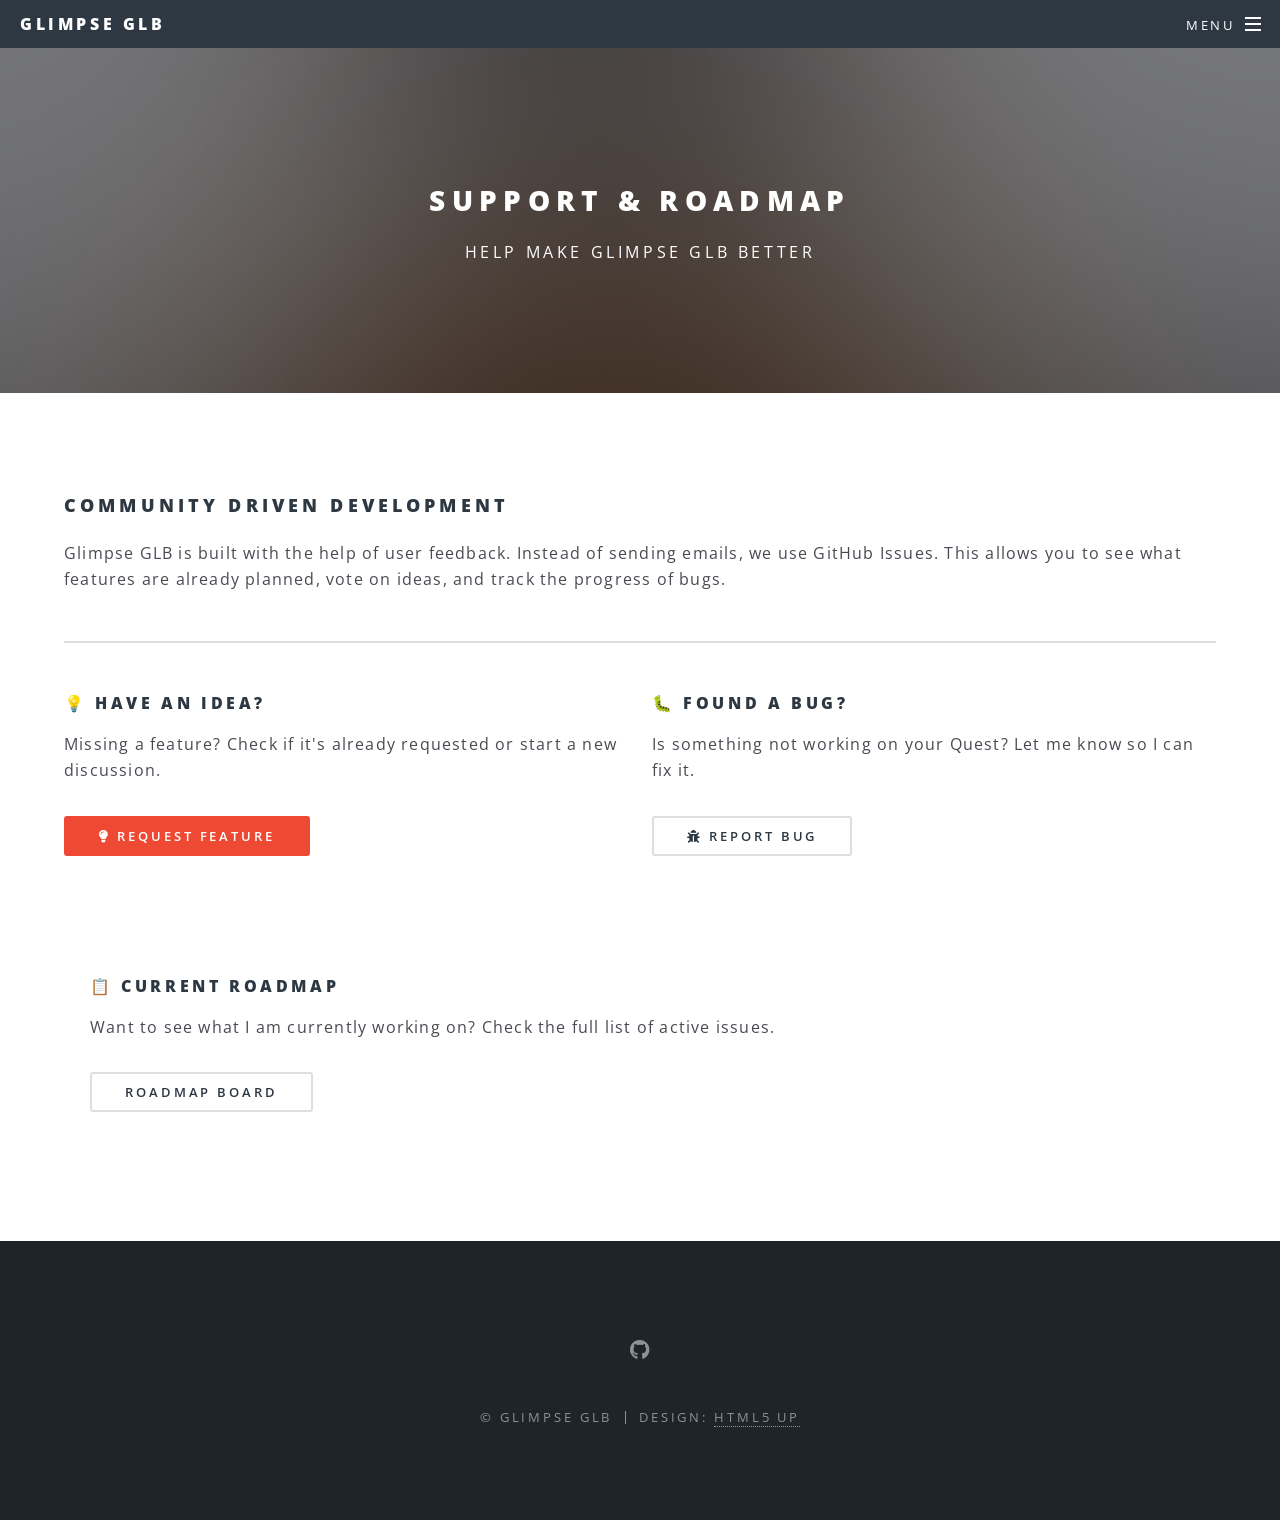
<file: contact.html>
<!DOCTYPE HTML>
<html>
	<head>
		<title>Support & Features - Glimpse GLB</title>
		<meta charset="utf-8" />
		<meta name="viewport" content="width=device-width, initial-scale=1, user-scalable=no" />
		<link rel="stylesheet" href="assets/css/main.css" />
		<noscript><link rel="stylesheet" href="assets/css/noscript.css" /></noscript>
	</head>
	<body class="is-preload">

		<div id="page-wrapper">

				<header id="header">
						<h1><a href="index.html">Glimpse GLB</a></h1>
						<nav id="nav">
							<ul>
								<li class="special">
									<a href="#menu" class="menuToggle"><span>Menu</span></a>
									<div id="menu">
										<ul>
											<li><a href="index.html">Home</a></li>
											<li><a href="contact.html">Support & Features</a></li>
										</ul>
									</div>
								</li>
							</ul>
						</nav>
					</header>

				<article id="main">
						<header>
							<h2>Support & Roadmap</h2>
							<p>Help make Glimpse GLB better</p>
						</header>
						<section class="wrapper style5">
							<div class="inner">

								<h3>Community Driven Development</h3>
								<p>Glimpse GLB is built with the help of user feedback. Instead of sending emails, we use GitHub Issues. This allows you to see what features are already planned, vote on ideas, and track the progress of bugs.</p>

								<hr />

								<div class="row">
									<div class="col-6 col-12-medium">
										<h4>💡 Have an idea?</h4>
										<p>Missing a feature? Check if it's already requested or start a new discussion.</p>
										<ul class="actions">
											<li><a href="https://github.com/patrickgoud2/Glimpse-glb/issues/new?template=feature_request.md" target="_blank" class="button primary fit icon solid fa-lightbulb">Request Feature</a></li>
										</ul>
									</div>

									<div class="col-6 col-12-medium">
										<h4>🐛 Found a bug?</h4>
										<p>Is something not working on your Quest? Let me know so I can fix it.</p>
										<ul class="actions">
											<li><a href="https://github.com/patrickgoud2/Glimpse-glb/issues/new?template=bug_report.md" target="_blank" class="button fit icon solid fa-bug">Report Bug</a></li>
										</ul>
									</div>
								</div>

                                <br><br>
                                
                                <div class="box">
                                    <h4>📋 Current Roadmap</h4>
                                    <p>Want to see what I am currently working on? Check the full list of active issues.</p>
                                    <a href="https://github.com/users/patrickgoud2/projects/1" target="_blank" class="button small">Roadmap Board</a>
                                </div>

							</div>
						</section>
					</article>

				<footer id="footer">
						<ul class="icons">
							<li><a href="#" class="icon brands fa-github"><span class="label">GitHub</span></a></li>
						</ul>
						<ul class="copyright">
							<li>&copy; Glimpse GLB</li><li>Design: <a href="http://html5up.net">HTML5 UP</a></li>
						</ul>
					</footer>

			</div>

		<script src="assets/js/jquery.min.js"></script>
			<script src="assets/js/jquery.scrollex.min.js"></script>
			<script src="assets/js/jquery.scrolly.min.js"></script>
			<script src="assets/js/browser.min.js"></script>
			<script src="assets/js/breakpoints.min.js"></script>
			<script src="assets/js/util.js"></script>
			<script src="assets/js/main.js"></script>

	</body>
</html>
</file>
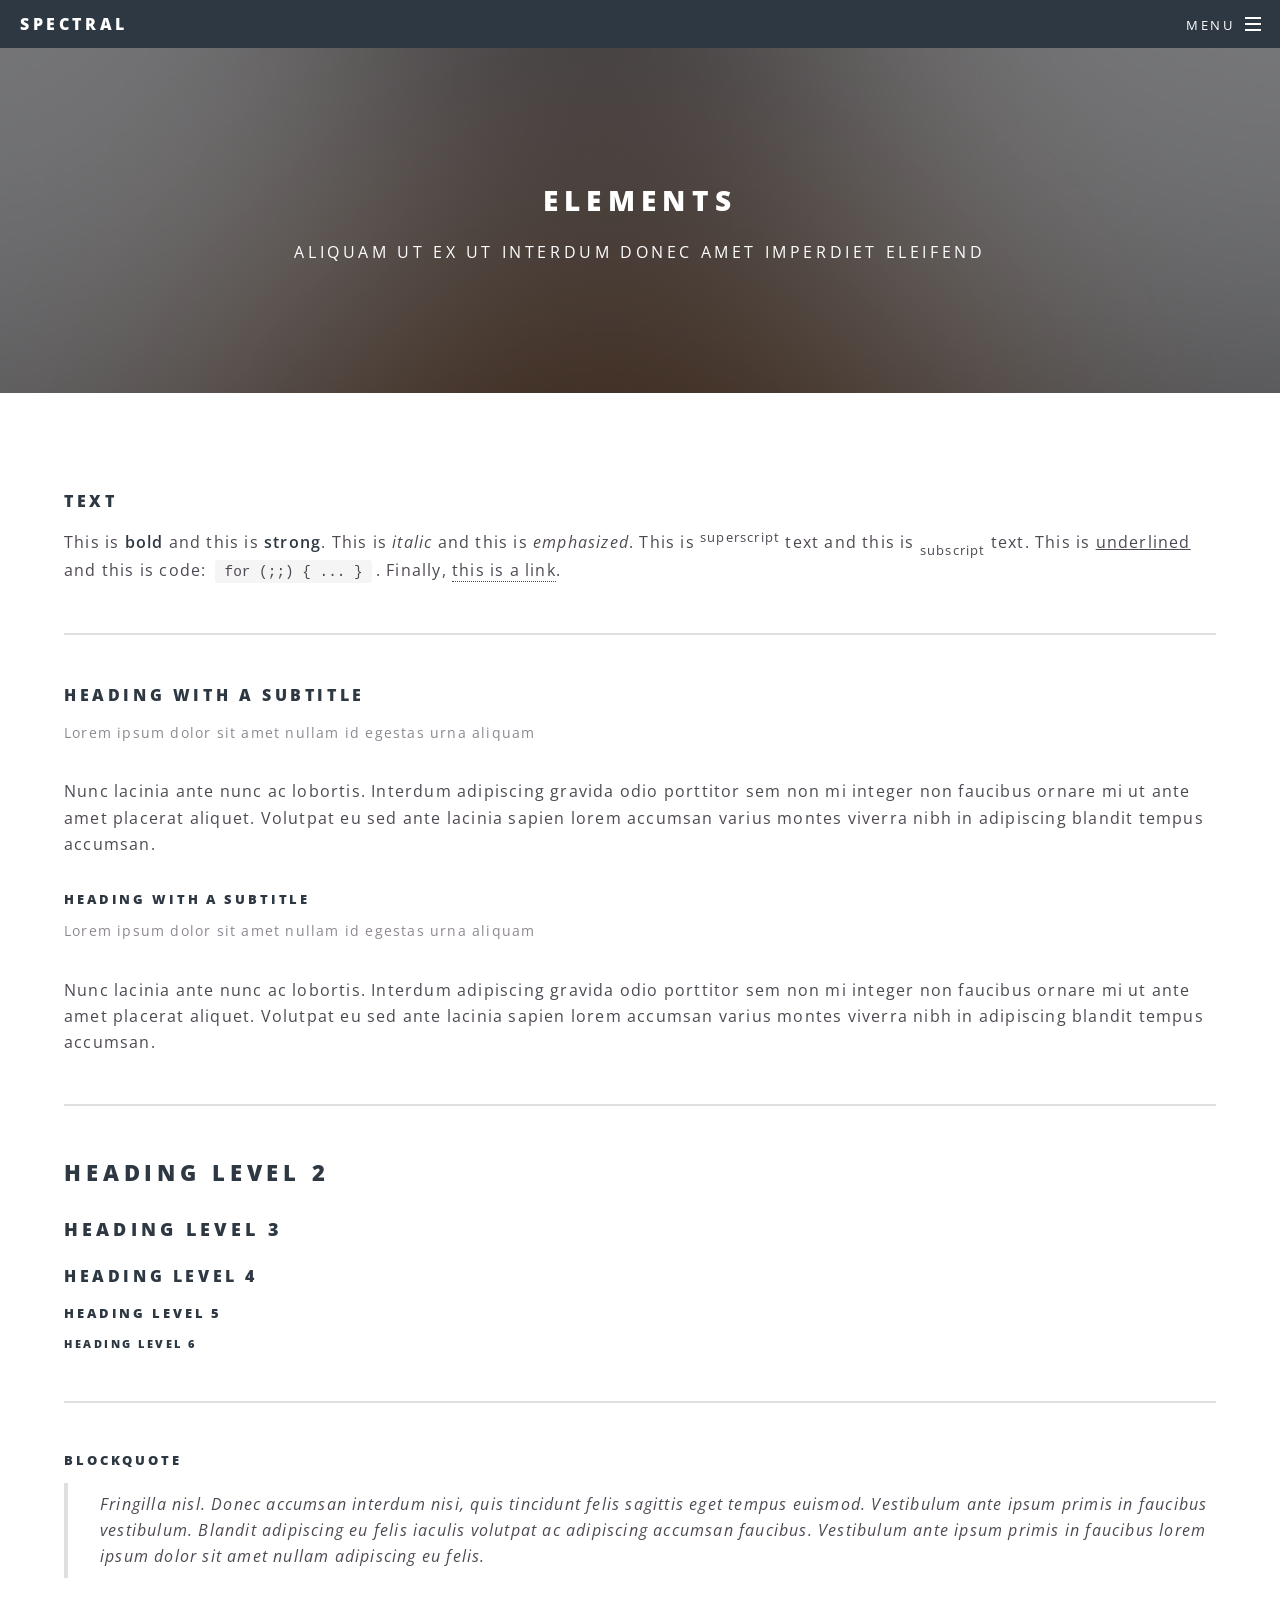
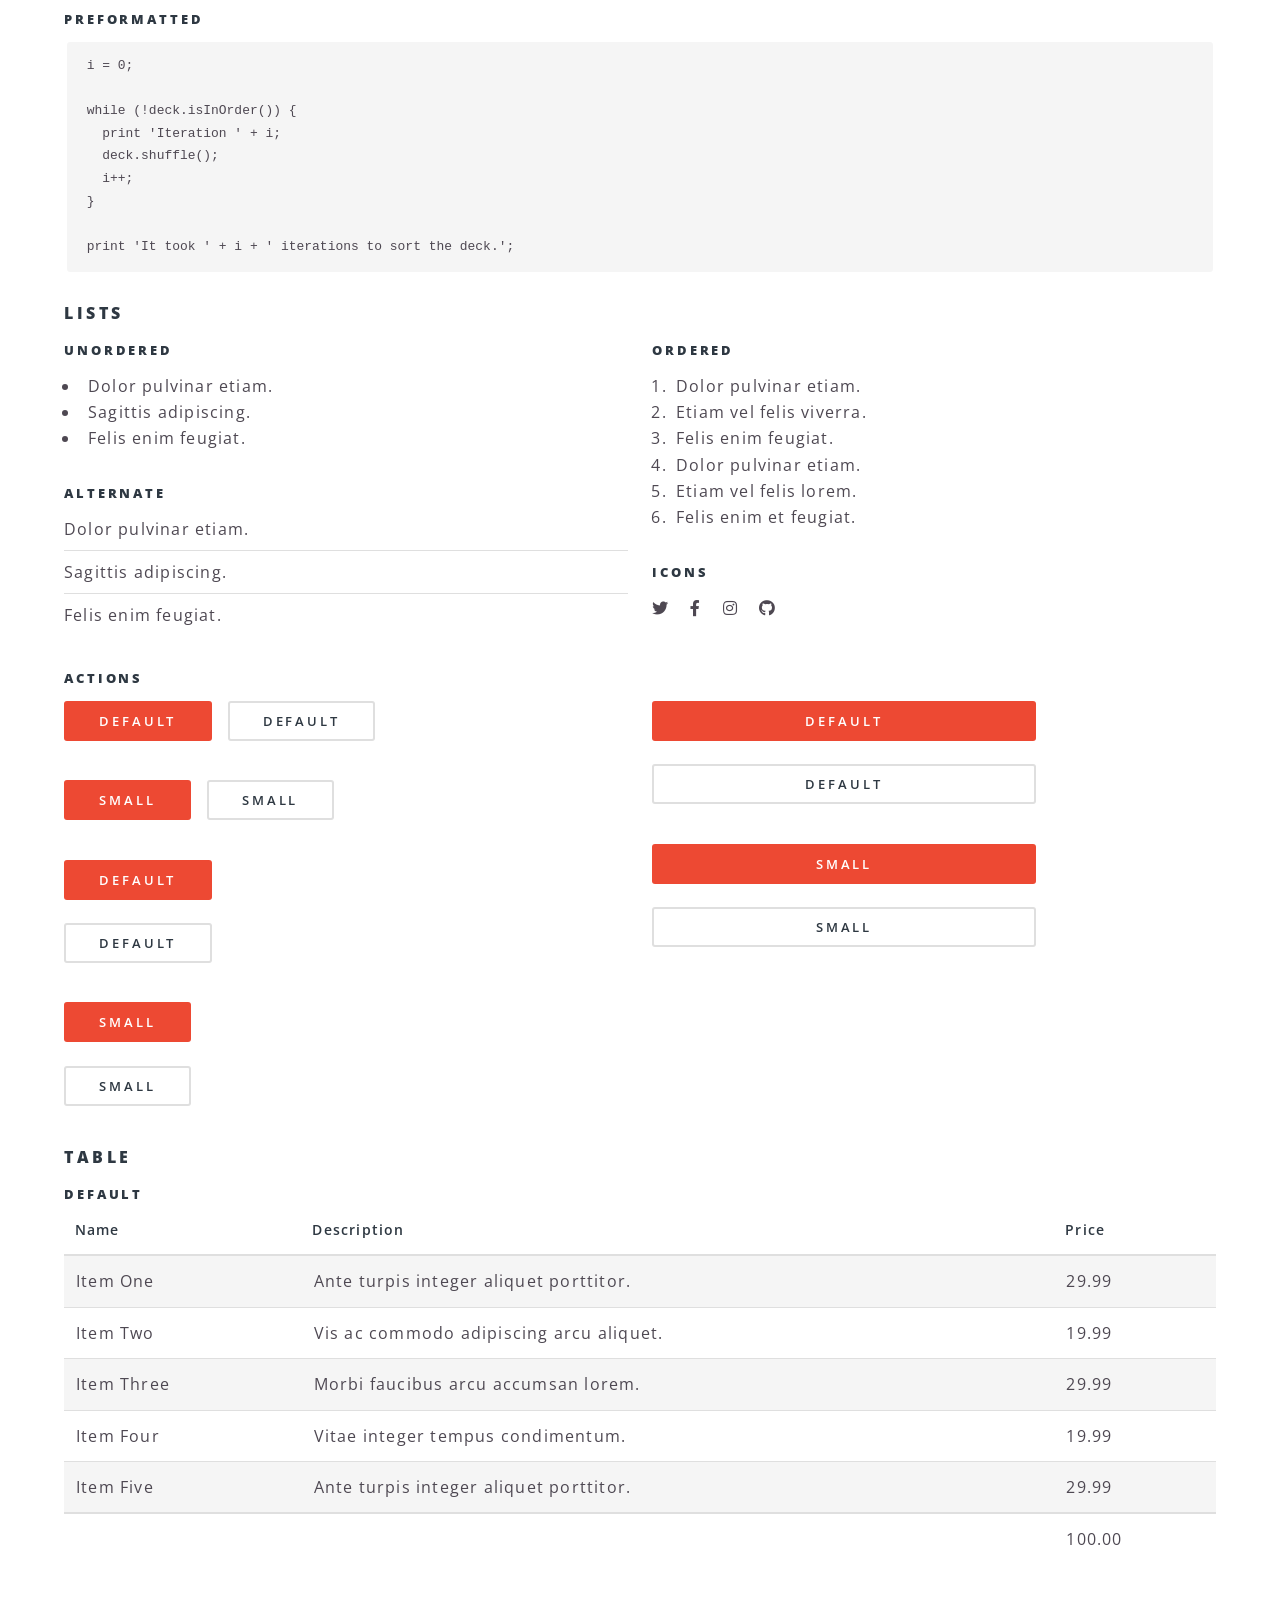
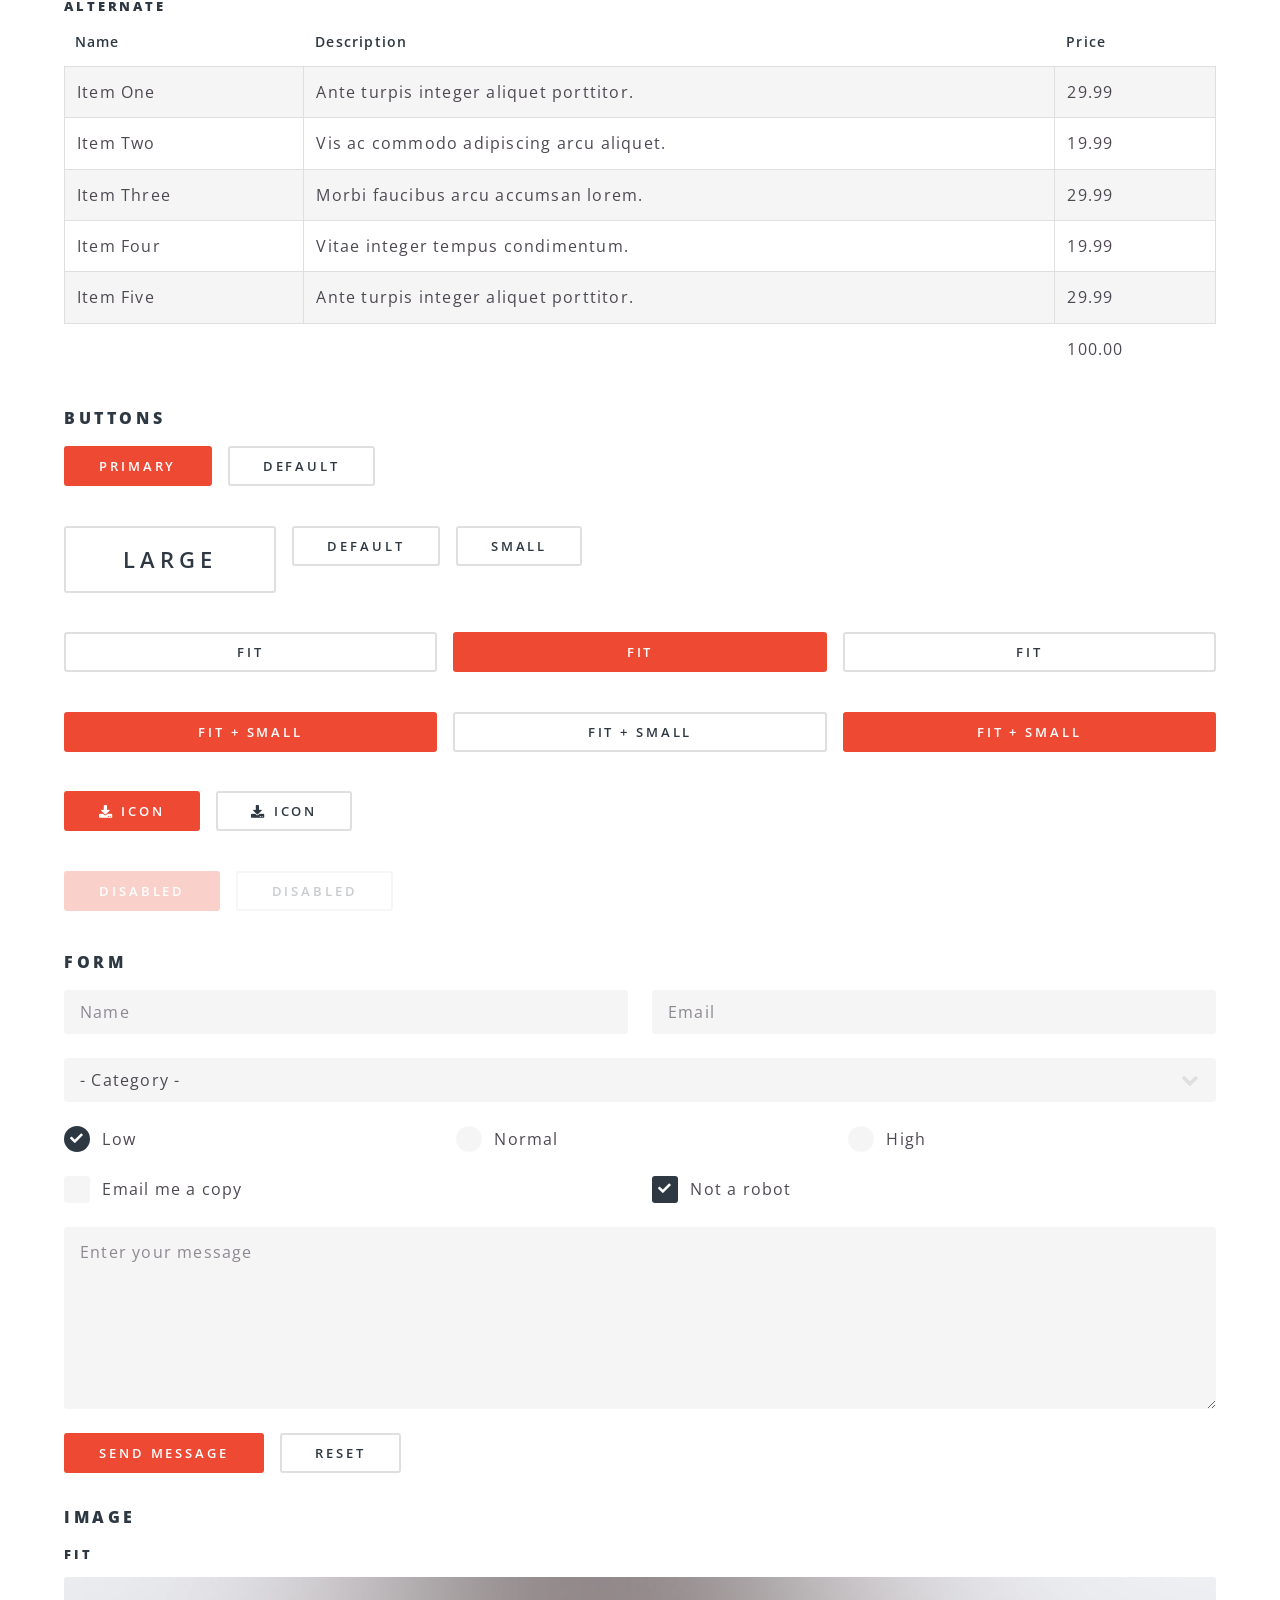
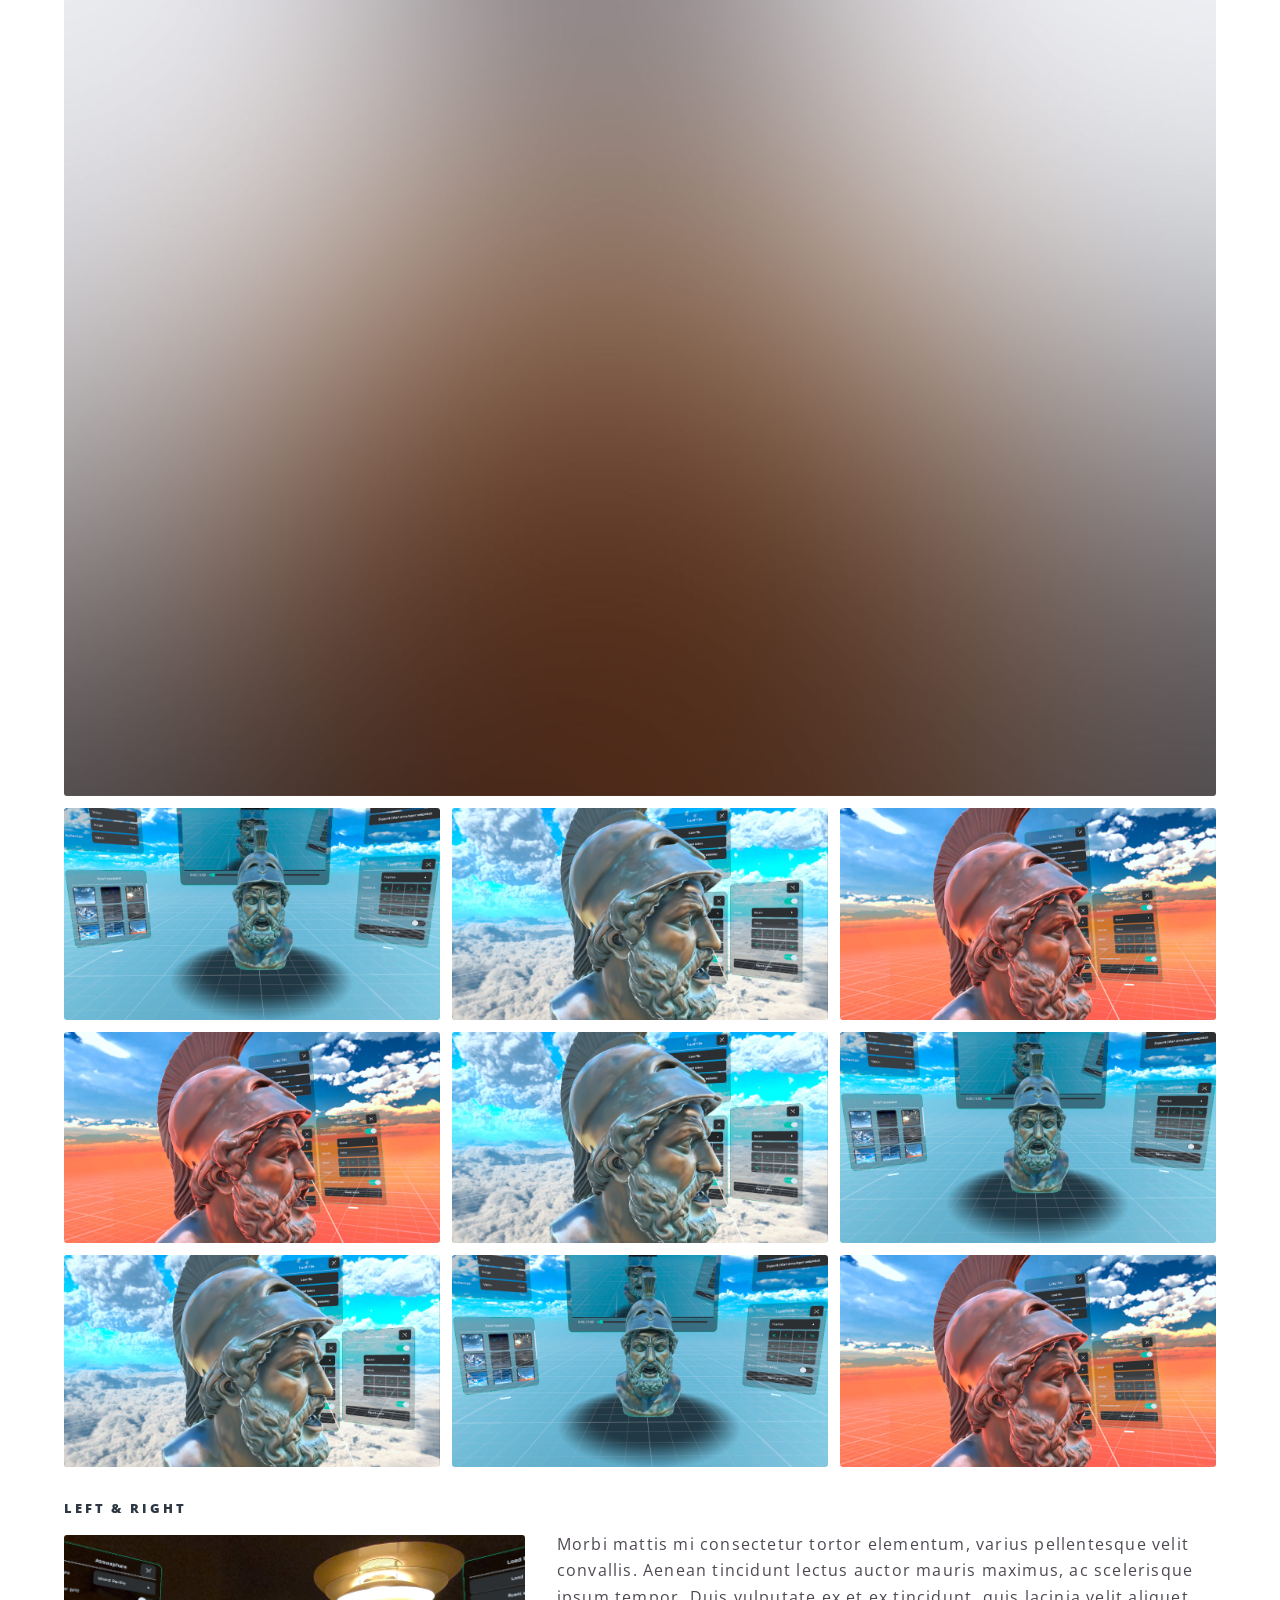
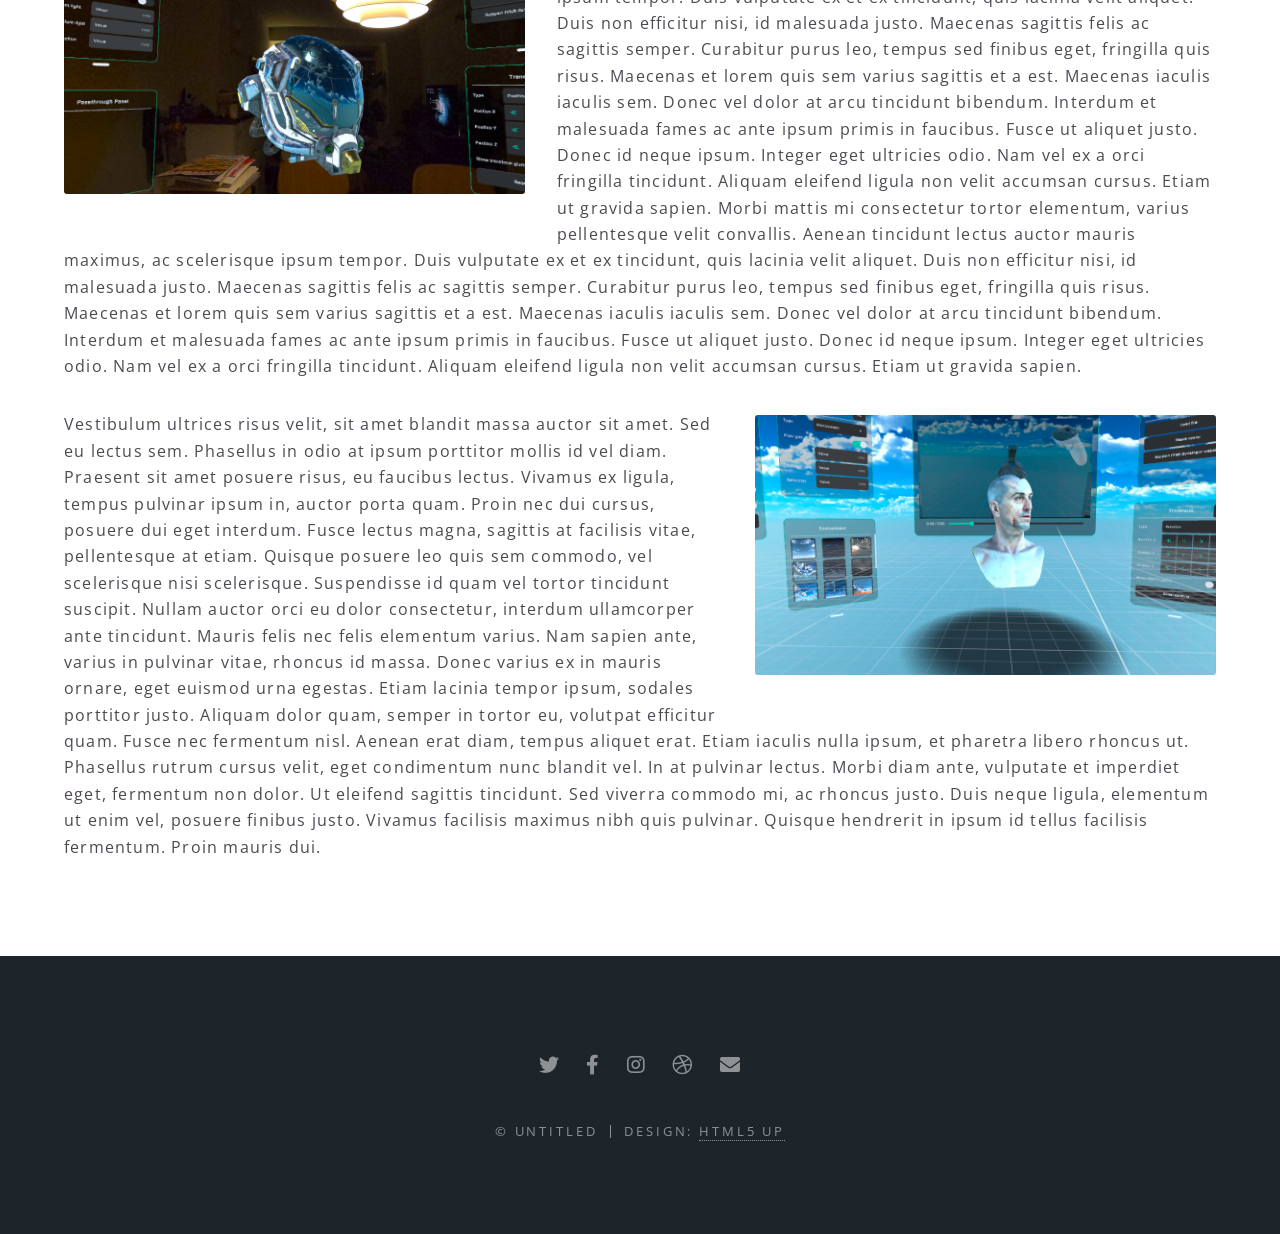
<file: elements.html>
<!DOCTYPE HTML>
<!--
	Spectral by HTML5 UP
	html5up.net | @ajlkn
	Free for personal and commercial use under the CCA 3.0 license (html5up.net/license)
-->
<html>
	<head>
		<title>Elements - Spectral by HTML5 UP</title>
		<meta charset="utf-8" />
		<meta name="viewport" content="width=device-width, initial-scale=1, user-scalable=no" />
		<link rel="stylesheet" href="assets/css/main.css" />
		<noscript><link rel="stylesheet" href="assets/css/noscript.css" /></noscript>
	</head>
	<body class="is-preload">

		<!-- Page Wrapper -->
			<div id="page-wrapper">

				<!-- Header -->
					<header id="header">
						<h1><a href="index.html">Spectral</a></h1>
						<nav id="nav">
							<ul>
								<li class="special">
									<a href="#menu" class="menuToggle"><span>Menu</span></a>
									<div id="menu">
										<ul>
											<li><a href="index.html">Home</a></li>
											<li><a href="generic.html">Generic</a></li>
											<li><a href="elements.html">Elements</a></li>
											<li><a href="#">Sign Up</a></li>
											<li><a href="#">Log In</a></li>
										</ul>
									</div>
								</li>
							</ul>
						</nav>
					</header>

				<!-- Main -->
					<article id="main">
						<header>
							<h2>Elements</h2>
							<p>Aliquam ut ex ut interdum donec amet imperdiet eleifend</p>
						</header>
						<section class="wrapper style5">
							<div class="inner">

								<section>
									<h4>Text</h4>
									<p>This is <b>bold</b> and this is <strong>strong</strong>. This is <i>italic</i> and this is <em>emphasized</em>.
									This is <sup>superscript</sup> text and this is <sub>subscript</sub> text.
									This is <u>underlined</u> and this is code: <code>for (;;) { ... }</code>. Finally, <a href="#">this is a link</a>.</p>
									<hr />
									<header>
										<h4>Heading with a Subtitle</h4>
										<p>Lorem ipsum dolor sit amet nullam id egestas urna aliquam</p>
									</header>
									<p>Nunc lacinia ante nunc ac lobortis. Interdum adipiscing gravida odio porttitor sem non mi integer non faucibus ornare mi ut ante amet placerat aliquet. Volutpat eu sed ante lacinia sapien lorem accumsan varius montes viverra nibh in adipiscing blandit tempus accumsan.</p>
									<header>
										<h5>Heading with a Subtitle</h5>
										<p>Lorem ipsum dolor sit amet nullam id egestas urna aliquam</p>
									</header>
									<p>Nunc lacinia ante nunc ac lobortis. Interdum adipiscing gravida odio porttitor sem non mi integer non faucibus ornare mi ut ante amet placerat aliquet. Volutpat eu sed ante lacinia sapien lorem accumsan varius montes viverra nibh in adipiscing blandit tempus accumsan.</p>
									<hr />
									<h2>Heading Level 2</h2>
									<h3>Heading Level 3</h3>
									<h4>Heading Level 4</h4>
									<h5>Heading Level 5</h5>
									<h6>Heading Level 6</h6>
									<hr />
									<h5>Blockquote</h5>
									<blockquote>Fringilla nisl. Donec accumsan interdum nisi, quis tincidunt felis sagittis eget tempus euismod. Vestibulum ante ipsum primis in faucibus vestibulum. Blandit adipiscing eu felis iaculis volutpat ac adipiscing accumsan faucibus. Vestibulum ante ipsum primis in faucibus lorem ipsum dolor sit amet nullam adipiscing eu felis.</blockquote>
									<h5>Preformatted</h5>
									<pre><code>i = 0;

while (!deck.isInOrder()) {
  print 'Iteration ' + i;
  deck.shuffle();
  i++;
}

print 'It took ' + i + ' iterations to sort the deck.';</code></pre>
								</section>

								<section>
									<h4>Lists</h4>
									<div class="row">
										<div class="col-6 col-12-medium">
											<h5>Unordered</h5>
											<ul>
												<li>Dolor pulvinar etiam.</li>
												<li>Sagittis adipiscing.</li>
												<li>Felis enim feugiat.</li>
											</ul>
											<h5>Alternate</h5>
											<ul class="alt">
												<li>Dolor pulvinar etiam.</li>
												<li>Sagittis adipiscing.</li>
												<li>Felis enim feugiat.</li>
											</ul>
										</div>
										<div class="col-6 col-12-medium">
											<h5>Ordered</h5>
											<ol>
												<li>Dolor pulvinar etiam.</li>
												<li>Etiam vel felis viverra.</li>
												<li>Felis enim feugiat.</li>
												<li>Dolor pulvinar etiam.</li>
												<li>Etiam vel felis lorem.</li>
												<li>Felis enim et feugiat.</li>
											</ol>
											<h5>Icons</h5>
											<ul class="icons">
												<li><a href="#" class="icon brands fa-twitter"><span class="label">Twitter</span></a></li>
												<li><a href="#" class="icon brands fa-facebook-f"><span class="label">Facebook</span></a></li>
												<li><a href="#" class="icon brands fa-instagram"><span class="label">Instagram</span></a></li>
												<li><a href="#" class="icon brands fa-github"><span class="label">Github</span></a></li>
											</ul>
										</div>
									</div>
									<h5>Actions</h5>
									<div class="row">
										<div class="col-6 col-12-medium">
											<ul class="actions">
												<li><a href="#" class="button primary">Default</a></li>
												<li><a href="#" class="button">Default</a></li>
											</ul>
											<ul class="actions small">
												<li><a href="#" class="button primary small">Small</a></li>
												<li><a href="#" class="button small">Small</a></li>
											</ul>
											<ul class="actions stacked">
												<li><a href="#" class="button primary">Default</a></li>
												<li><a href="#" class="button">Default</a></li>
											</ul>
											<ul class="actions stacked">
												<li><a href="#" class="button primary small">Small</a></li>
												<li><a href="#" class="button small">Small</a></li>
											</ul>
										</div>
										<div class="col-6 col-12-medium">
											<ul class="actions stacked">
												<li><a href="#" class="button primary fit">Default</a></li>
												<li><a href="#" class="button fit">Default</a></li>
											</ul>
											<ul class="actions stacked">
												<li><a href="#" class="button primary small fit">Small</a></li>
												<li><a href="#" class="button small fit">Small</a></li>
											</ul>
										</div>
									</div>
								</section>

								<section>
									<h4>Table</h4>
									<h5>Default</h5>
									<div class="table-wrapper">
										<table>
											<thead>
												<tr>
													<th>Name</th>
													<th>Description</th>
													<th>Price</th>
												</tr>
											</thead>
											<tbody>
												<tr>
													<td>Item One</td>
													<td>Ante turpis integer aliquet porttitor.</td>
													<td>29.99</td>
												</tr>
												<tr>
													<td>Item Two</td>
													<td>Vis ac commodo adipiscing arcu aliquet.</td>
													<td>19.99</td>
												</tr>
												<tr>
													<td>Item Three</td>
													<td> Morbi faucibus arcu accumsan lorem.</td>
													<td>29.99</td>
												</tr>
												<tr>
													<td>Item Four</td>
													<td>Vitae integer tempus condimentum.</td>
													<td>19.99</td>
												</tr>
												<tr>
													<td>Item Five</td>
													<td>Ante turpis integer aliquet porttitor.</td>
													<td>29.99</td>
												</tr>
											</tbody>
											<tfoot>
												<tr>
													<td colspan="2"></td>
													<td>100.00</td>
												</tr>
											</tfoot>
										</table>
									</div>

									<h5>Alternate</h5>
									<div class="table-wrapper">
										<table class="alt">
											<thead>
												<tr>
													<th>Name</th>
													<th>Description</th>
													<th>Price</th>
												</tr>
											</thead>
											<tbody>
												<tr>
													<td>Item One</td>
													<td>Ante turpis integer aliquet porttitor.</td>
													<td>29.99</td>
												</tr>
												<tr>
													<td>Item Two</td>
													<td>Vis ac commodo adipiscing arcu aliquet.</td>
													<td>19.99</td>
												</tr>
												<tr>
													<td>Item Three</td>
													<td> Morbi faucibus arcu accumsan lorem.</td>
													<td>29.99</td>
												</tr>
												<tr>
													<td>Item Four</td>
													<td>Vitae integer tempus condimentum.</td>
													<td>19.99</td>
												</tr>
												<tr>
													<td>Item Five</td>
													<td>Ante turpis integer aliquet porttitor.</td>
													<td>29.99</td>
												</tr>
											</tbody>
											<tfoot>
												<tr>
													<td colspan="2"></td>
													<td>100.00</td>
												</tr>
											</tfoot>
										</table>
									</div>
								</section>

								<section>
									<h4>Buttons</h4>
									<ul class="actions">
										<li><a href="#" class="button primary">Primary</a></li>
										<li><a href="#" class="button">Default</a></li>
									</ul>
									<ul class="actions">
										<li><a href="#" class="button large">Large</a></li>
										<li><a href="#" class="button">Default</a></li>
										<li><a href="#" class="button small">Small</a></li>
									</ul>
									<ul class="actions fit">
										<li><a href="#" class="button fit">Fit</a></li>
										<li><a href="#" class="button primary fit">Fit</a></li>
										<li><a href="#" class="button fit">Fit</a></li>
									</ul>
									<ul class="actions fit small">
										<li><a href="#" class="button primary fit small">Fit + Small</a></li>
										<li><a href="#" class="button fit small">Fit + Small</a></li>
										<li><a href="#" class="button primary fit small">Fit + Small</a></li>
									</ul>
									<ul class="actions">
										<li><a href="#" class="button primary icon solid fa-download">Icon</a></li>
										<li><a href="#" class="button icon solid fa-download">Icon</a></li>
									</ul>
									<ul class="actions">
										<li><span class="button primary disabled">Disabled</span></li>
										<li><span class="button disabled">Disabled</span></li>
									</ul>
								</section>

								<section>
									<h4>Form</h4>
									<form method="post" action="#">
										<div class="row gtr-uniform">
											<div class="col-6 col-12-xsmall">
												<input type="text" name="demo-name" id="demo-name" value="" placeholder="Name" />
											</div>
											<div class="col-6 col-12-xsmall">
												<input type="email" name="demo-email" id="demo-email" value="" placeholder="Email" />
											</div>
											<div class="col-12">
												<select name="demo-category" id="demo-category">
													<option value="">- Category -</option>
													<option value="1">Manufacturing</option>
													<option value="1">Shipping</option>
													<option value="1">Administration</option>
													<option value="1">Human Resources</option>
												</select>
											</div>
											<div class="col-4 col-12-small">
												<input type="radio" id="demo-priority-low" name="demo-priority" checked>
												<label for="demo-priority-low">Low</label>
											</div>
											<div class="col-4 col-12-small">
												<input type="radio" id="demo-priority-normal" name="demo-priority">
												<label for="demo-priority-normal">Normal</label>
											</div>
											<div class="col-4 col-12-small">
												<input type="radio" id="demo-priority-high" name="demo-priority">
												<label for="demo-priority-high">High</label>
											</div>
											<div class="col-6 col-12-small">
												<input type="checkbox" id="demo-copy" name="demo-copy">
												<label for="demo-copy">Email me a copy</label>
											</div>
											<div class="col-6 col-12-small">
												<input type="checkbox" id="demo-human" name="demo-human" checked>
												<label for="demo-human">Not a robot</label>
											</div>
											<div class="col-12">
												<textarea name="demo-message" id="demo-message" placeholder="Enter your message" rows="6"></textarea>
											</div>
											<div class="col-12">
												<ul class="actions">
													<li><input type="submit" value="Send Message" class="primary" /></li>
													<li><input type="reset" value="Reset" /></li>
												</ul>
											</div>
										</div>
									</form>
								</section>

								<section>
									<h4>Image</h4>
									<h5>Fit</h5>
									<div class="box alt">
										<div class="row gtr-50 gtr-uniform">
											<div class="col-12"><span class="image fit"><img src="images/banner.jpg" alt="" /></span></div>
											<div class="col-4"><span class="image fit"><img src="images/pic01.jpg" alt="" /></span></div>
											<div class="col-4"><span class="image fit"><img src="images/pic02.jpg" alt="" /></span></div>
											<div class="col-4"><span class="image fit"><img src="images/pic03.jpg" alt="" /></span></div>
											<div class="col-4"><span class="image fit"><img src="images/pic03.jpg" alt="" /></span></div>
											<div class="col-4"><span class="image fit"><img src="images/pic02.jpg" alt="" /></span></div>
											<div class="col-4"><span class="image fit"><img src="images/pic01.jpg" alt="" /></span></div>
											<div class="col-4"><span class="image fit"><img src="images/pic02.jpg" alt="" /></span></div>
											<div class="col-4"><span class="image fit"><img src="images/pic01.jpg" alt="" /></span></div>
											<div class="col-4"><span class="image fit"><img src="images/pic03.jpg" alt="" /></span></div>
										</div>
									</div>
									<h5>Left &amp; Right</h5>
									<p><span class="image left"><img src="images/pic04.jpg" alt="" /></span>Morbi mattis mi consectetur tortor elementum, varius pellentesque velit convallis. Aenean tincidunt lectus auctor mauris maximus, ac scelerisque ipsum tempor. Duis vulputate ex et ex tincidunt, quis lacinia velit aliquet. Duis non efficitur nisi, id malesuada justo. Maecenas sagittis felis ac sagittis semper. Curabitur purus leo, tempus sed finibus eget, fringilla quis risus. Maecenas et lorem quis sem varius sagittis et a est. Maecenas iaculis iaculis sem. Donec vel dolor at arcu tincidunt bibendum. Interdum et malesuada fames ac ante ipsum primis in faucibus. Fusce ut aliquet justo. Donec id neque ipsum. Integer eget ultricies odio. Nam vel ex a orci fringilla tincidunt. Aliquam eleifend ligula non velit accumsan cursus. Etiam ut gravida sapien. Morbi mattis mi consectetur tortor elementum, varius pellentesque velit convallis. Aenean tincidunt lectus auctor mauris maximus, ac scelerisque ipsum tempor. Duis vulputate ex et ex tincidunt, quis lacinia velit aliquet. Duis non efficitur nisi, id malesuada justo. Maecenas sagittis felis ac sagittis semper. Curabitur purus leo, tempus sed finibus eget, fringilla quis risus. Maecenas et lorem quis sem varius sagittis et a est. Maecenas iaculis iaculis sem. Donec vel dolor at arcu tincidunt bibendum. Interdum et malesuada fames ac ante ipsum primis in faucibus. Fusce ut aliquet justo. Donec id neque ipsum. Integer eget ultricies odio. Nam vel ex a orci fringilla tincidunt. Aliquam eleifend ligula non velit accumsan cursus. Etiam ut gravida sapien.</p>
									<p><span class="image right"><img src="images/pic05.jpg" alt="" /></span>Vestibulum ultrices risus velit, sit amet blandit massa auctor sit amet. Sed eu lectus sem. Phasellus in odio at ipsum porttitor mollis id vel diam. Praesent sit amet posuere risus, eu faucibus lectus. Vivamus ex ligula, tempus pulvinar ipsum in, auctor porta quam. Proin nec dui cursus, posuere dui eget interdum. Fusce lectus magna, sagittis at facilisis vitae, pellentesque at etiam. Quisque posuere leo quis sem commodo, vel scelerisque nisi scelerisque. Suspendisse id quam vel tortor tincidunt suscipit. Nullam auctor orci eu dolor consectetur, interdum ullamcorper ante tincidunt. Mauris felis nec felis elementum varius. Nam sapien ante, varius in pulvinar vitae, rhoncus id massa. Donec varius ex in mauris ornare, eget euismod urna egestas. Etiam lacinia tempor ipsum, sodales porttitor justo. Aliquam dolor quam, semper in tortor eu, volutpat efficitur quam. Fusce nec fermentum nisl. Aenean erat diam, tempus aliquet erat. Etiam iaculis nulla ipsum, et pharetra libero rhoncus ut. Phasellus rutrum cursus velit, eget condimentum nunc blandit vel. In at pulvinar lectus. Morbi diam ante, vulputate et imperdiet eget, fermentum non dolor. Ut eleifend sagittis tincidunt. Sed viverra commodo mi, ac rhoncus justo. Duis neque ligula, elementum ut enim vel, posuere finibus justo. Vivamus facilisis maximus nibh quis pulvinar. Quisque hendrerit in ipsum id tellus facilisis fermentum. Proin mauris dui.</p>
								</section>

							</div>
						</section>
					</article>

				<!-- Footer -->
					<footer id="footer">
						<ul class="icons">
							<li><a href="#" class="icon brands fa-twitter"><span class="label">Twitter</span></a></li>
							<li><a href="#" class="icon brands fa-facebook-f"><span class="label">Facebook</span></a></li>
							<li><a href="#" class="icon brands fa-instagram"><span class="label">Instagram</span></a></li>
							<li><a href="#" class="icon brands fa-dribbble"><span class="label">Dribbble</span></a></li>
							<li><a href="#" class="icon solid fa-envelope"><span class="label">Email</span></a></li>
						</ul>
						<ul class="copyright">
							<li>&copy; Untitled</li><li>Design: <a href="http://html5up.net">HTML5 UP</a></li>
						</ul>
					</footer>

			</div>

		<!-- Scripts -->
			<script src="assets/js/jquery.min.js"></script>
			<script src="assets/js/jquery.scrollex.min.js"></script>
			<script src="assets/js/jquery.scrolly.min.js"></script>
			<script src="assets/js/browser.min.js"></script>
			<script src="assets/js/breakpoints.min.js"></script>
			<script src="assets/js/util.js"></script>
			<script src="assets/js/main.js"></script>

	</body>
</html>
</file>
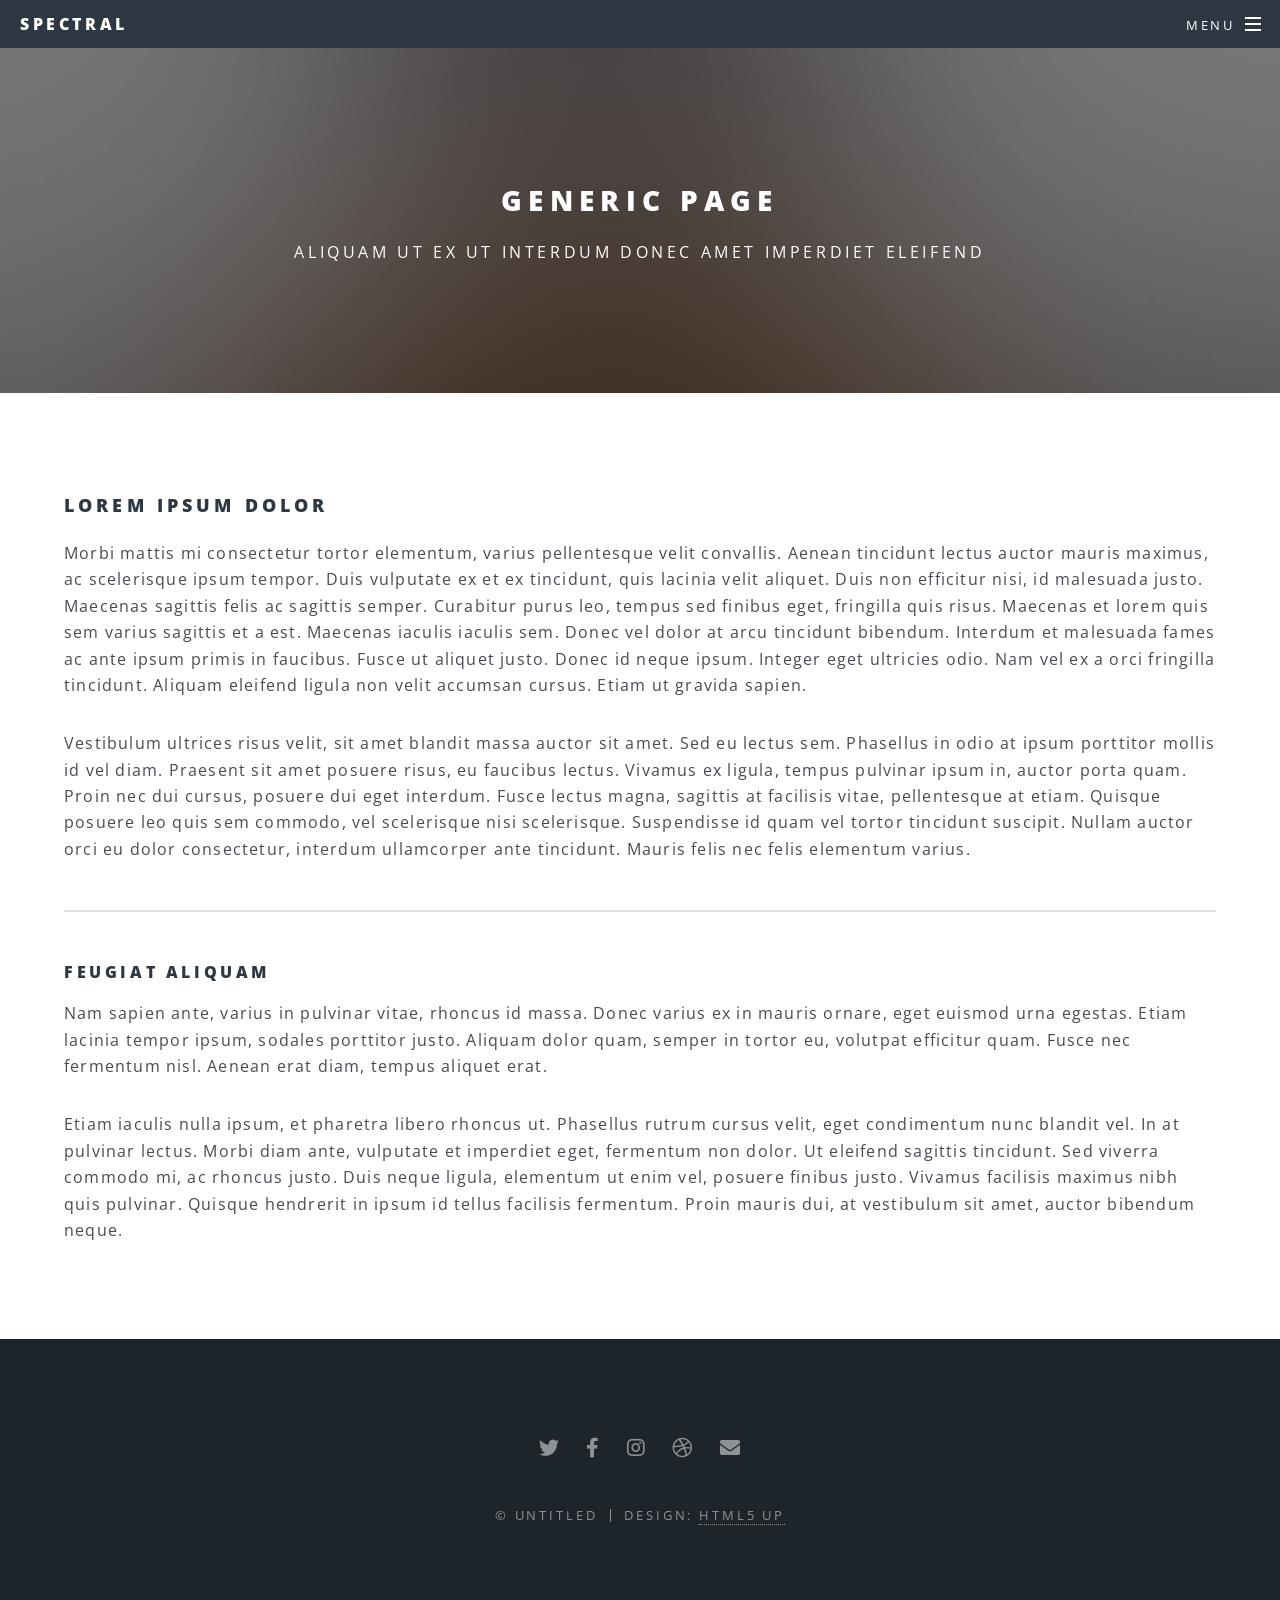
<file: generic.html>
<!DOCTYPE HTML>
<!--
	Spectral by HTML5 UP
	html5up.net | @ajlkn
	Free for personal and commercial use under the CCA 3.0 license (html5up.net/license)
-->
<html>
	<head>
		<title>Generic - Spectral by HTML5 UP</title>
		<meta charset="utf-8" />
		<meta name="viewport" content="width=device-width, initial-scale=1, user-scalable=no" />
		<link rel="stylesheet" href="assets/css/main.css" />
		<noscript><link rel="stylesheet" href="assets/css/noscript.css" /></noscript>
	</head>
	<body class="is-preload">

		<!-- Page Wrapper -->
			<div id="page-wrapper">

				<!-- Header -->
					<header id="header">
						<h1><a href="index.html">Spectral</a></h1>
						<nav id="nav">
							<ul>
								<li class="special">
									<a href="#menu" class="menuToggle"><span>Menu</span></a>
									<div id="menu">
										<ul>
											<li><a href="index.html">Home</a></li>
											<li><a href="generic.html">Generic</a></li>
											<li><a href="elements.html">Elements</a></li>
											<li><a href="#">Sign Up</a></li>
											<li><a href="#">Log In</a></li>
										</ul>
									</div>
								</li>
							</ul>
						</nav>
					</header>

				<!-- Main -->
					<article id="main">
						<header>
							<h2>Generic Page</h2>
							<p>Aliquam ut ex ut interdum donec amet imperdiet eleifend</p>
						</header>
						<section class="wrapper style5">
							<div class="inner">

								<h3>Lorem ipsum dolor</h3>
								<p>Morbi mattis mi consectetur tortor elementum, varius pellentesque velit convallis. Aenean tincidunt lectus auctor mauris maximus, ac scelerisque ipsum tempor. Duis vulputate ex et ex tincidunt, quis lacinia velit aliquet. Duis non efficitur nisi, id malesuada justo. Maecenas sagittis felis ac sagittis semper. Curabitur purus leo, tempus sed finibus eget, fringilla quis risus. Maecenas et lorem quis sem varius sagittis et a est. Maecenas iaculis iaculis sem. Donec vel dolor at arcu tincidunt bibendum. Interdum et malesuada fames ac ante ipsum primis in faucibus. Fusce ut aliquet justo. Donec id neque ipsum. Integer eget ultricies odio. Nam vel ex a orci fringilla tincidunt. Aliquam eleifend ligula non velit accumsan cursus. Etiam ut gravida sapien.</p>

								<p>Vestibulum ultrices risus velit, sit amet blandit massa auctor sit amet. Sed eu lectus sem. Phasellus in odio at ipsum porttitor mollis id vel diam. Praesent sit amet posuere risus, eu faucibus lectus. Vivamus ex ligula, tempus pulvinar ipsum in, auctor porta quam. Proin nec dui cursus, posuere dui eget interdum. Fusce lectus magna, sagittis at facilisis vitae, pellentesque at etiam. Quisque posuere leo quis sem commodo, vel scelerisque nisi scelerisque. Suspendisse id quam vel tortor tincidunt suscipit. Nullam auctor orci eu dolor consectetur, interdum ullamcorper ante tincidunt. Mauris felis nec felis elementum varius.</p>

								<hr />

								<h4>Feugiat aliquam</h4>
								<p>Nam sapien ante, varius in pulvinar vitae, rhoncus id massa. Donec varius ex in mauris ornare, eget euismod urna egestas. Etiam lacinia tempor ipsum, sodales porttitor justo. Aliquam dolor quam, semper in tortor eu, volutpat efficitur quam. Fusce nec fermentum nisl. Aenean erat diam, tempus aliquet erat.</p>

								<p>Etiam iaculis nulla ipsum, et pharetra libero rhoncus ut. Phasellus rutrum cursus velit, eget condimentum nunc blandit vel. In at pulvinar lectus. Morbi diam ante, vulputate et imperdiet eget, fermentum non dolor. Ut eleifend sagittis tincidunt. Sed viverra commodo mi, ac rhoncus justo. Duis neque ligula, elementum ut enim vel, posuere finibus justo. Vivamus facilisis maximus nibh quis pulvinar. Quisque hendrerit in ipsum id tellus facilisis fermentum. Proin mauris dui, at vestibulum sit amet, auctor bibendum neque.</p>

							</div>
						</section>
					</article>

				<!-- Footer -->
					<footer id="footer">
						<ul class="icons">
							<li><a href="#" class="icon brands fa-twitter"><span class="label">Twitter</span></a></li>
							<li><a href="#" class="icon brands fa-facebook-f"><span class="label">Facebook</span></a></li>
							<li><a href="#" class="icon brands fa-instagram"><span class="label">Instagram</span></a></li>
							<li><a href="#" class="icon brands fa-dribbble"><span class="label">Dribbble</span></a></li>
							<li><a href="#" class="icon solid fa-envelope"><span class="label">Email</span></a></li>
						</ul>
						<ul class="copyright">
							<li>&copy; Untitled</li><li>Design: <a href="http://html5up.net">HTML5 UP</a></li>
						</ul>
					</footer>

			</div>

		<!-- Scripts -->
			<script src="assets/js/jquery.min.js"></script>
			<script src="assets/js/jquery.scrollex.min.js"></script>
			<script src="assets/js/jquery.scrolly.min.js"></script>
			<script src="assets/js/browser.min.js"></script>
			<script src="assets/js/breakpoints.min.js"></script>
			<script src="assets/js/util.js"></script>
			<script src="assets/js/main.js"></script>

	</body>
</html>
</file>
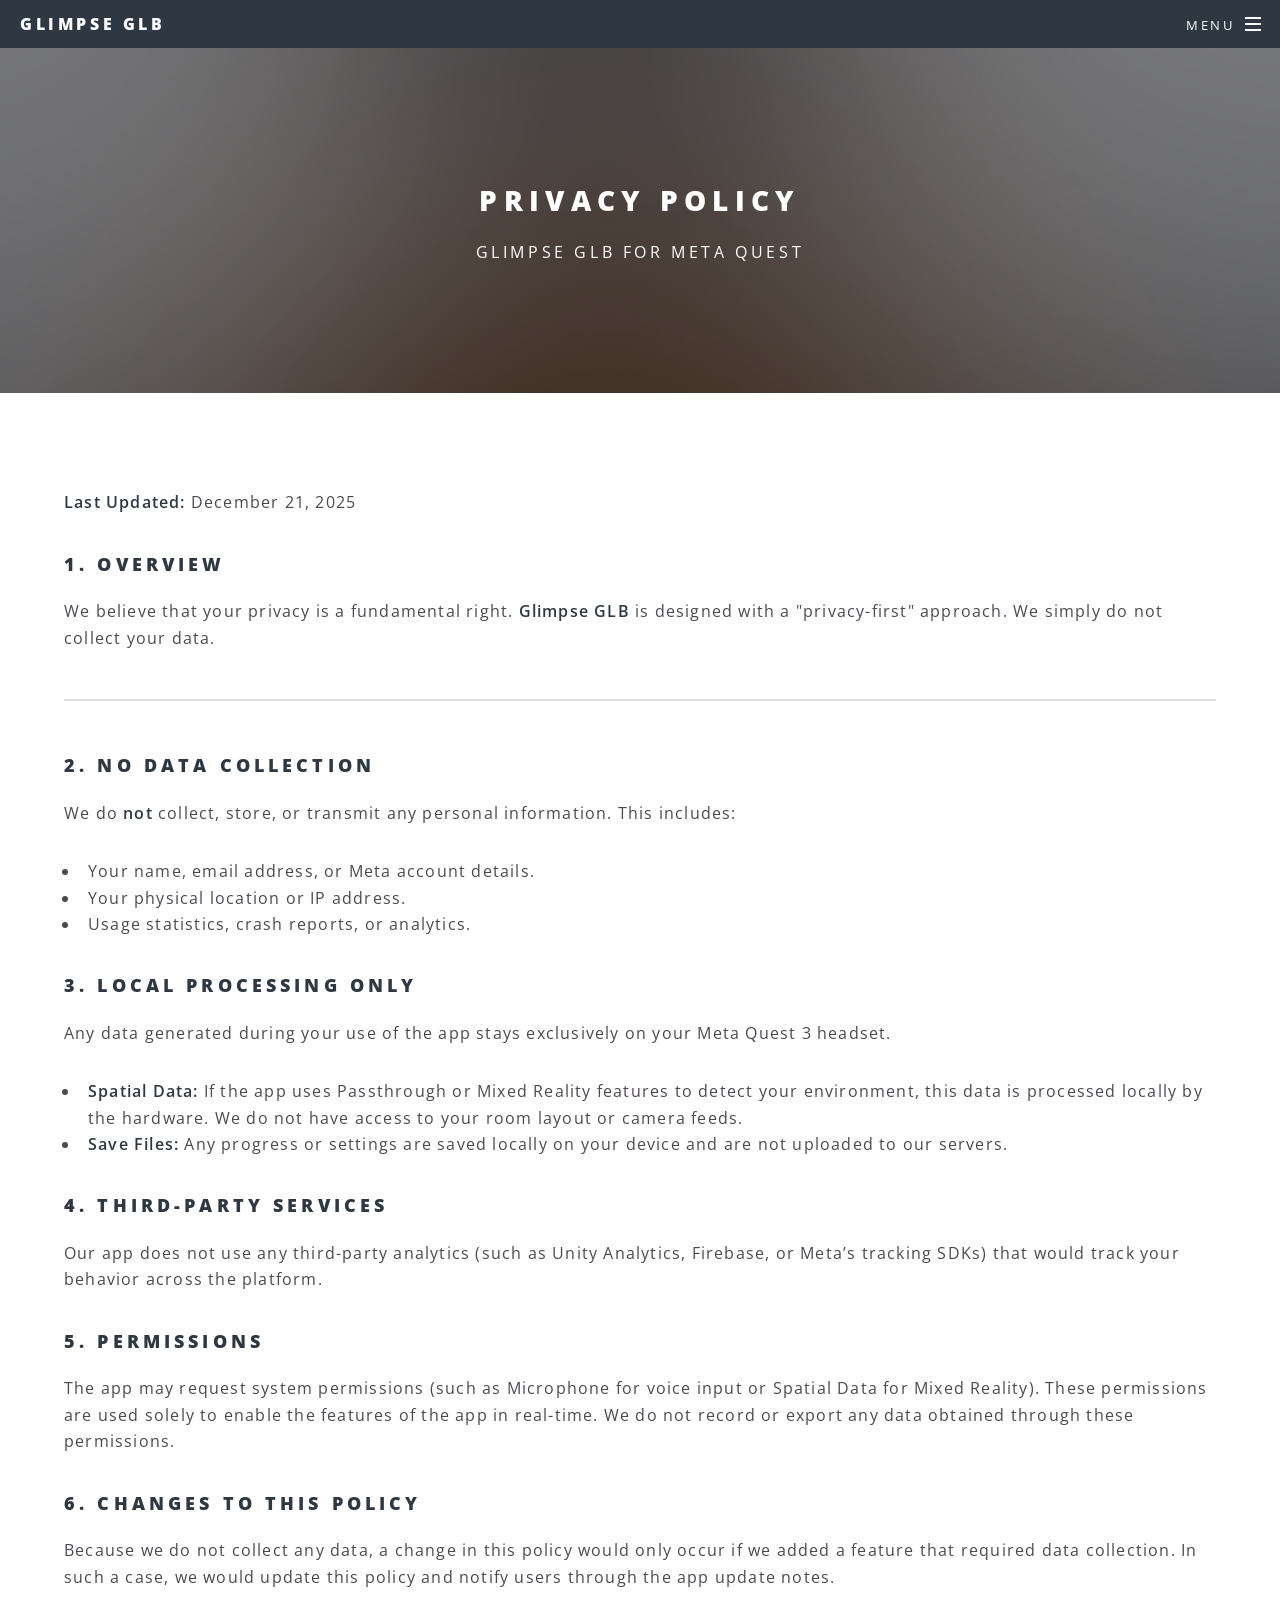
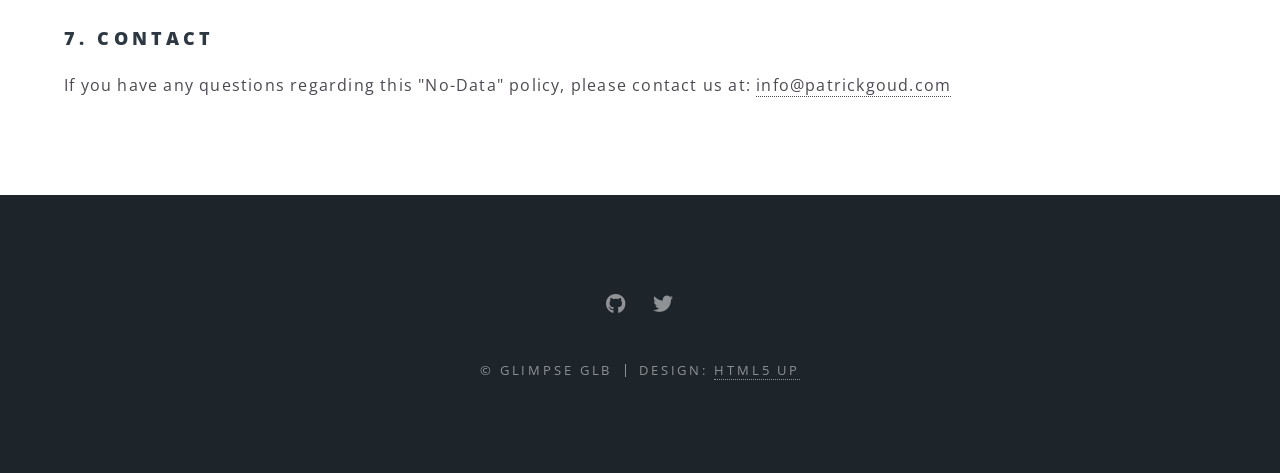
<file: privacy.html>
<!DOCTYPE HTML>
<html>
	<head>
		<title>Privacy Policy - Glimpse GLB</title>
		<meta charset="utf-8" />
		<meta name="viewport" content="width=device-width, initial-scale=1, user-scalable=no" />
		<link rel="stylesheet" href="assets/css/main.css" />
		<noscript><link rel="stylesheet" href="assets/css/noscript.css" /></noscript>
	</head>
	<body class="is-preload">

		<div id="page-wrapper">

			<header id="header">
					<h1><a href="index.html">Glimpse GLB</a></h1>
					<nav id="nav">
						<ul>
							<li class="special">
								<a href="#menu" class="menuToggle"><span>Menu</span></a>
								<div id="menu">
									<ul>
										<li><a href="index.html">Home</a></li>
										<li><a href="index.html#support">Support</a></li>
									</ul>
								</div>
							</li>
						</ul>
					</nav>
				</header>

			<article id="main">
					<header>
						<h2>Privacy Policy</h2>
						<p>Glimpse GLB for Meta Quest</p>
					</header>
					<section class="wrapper style5">
						<div class="inner">
                            <p><strong>Last Updated:</strong> December 21, 2025</p>

							<h3>1. Overview</h3>
							<p>We believe that your privacy is a fundamental right. <strong>Glimpse GLB</strong> is designed with a "privacy-first" approach. We simply do not collect your data.</p>
							<hr />

							<h3>2. No Data Collection</h3>
							<p>We do <strong>not</strong> collect, store, or transmit any personal information. This includes:</p>
                            <ul>
                                <li>Your name, email address, or Meta account details.</li>
                                <li>Your physical location or IP address.</li>
                                <li>Usage statistics, crash reports, or analytics.</li>
                            </ul>

                            <h3>3. Local Processing Only</h3>
							<p>Any data generated during your use of the app stays exclusively on your Meta Quest 3 headset.</p>
                            <ul>
                                <li><strong>Spatial Data:</strong> If the app uses Passthrough or Mixed Reality features to detect your environment, this data is processed locally by the hardware. We do not have access to your room layout or camera feeds.</li>
                                <li><strong>Save Files:</strong> Any progress or settings are saved locally on your device and are not uploaded to our servers.</li>
                            </ul>

                            <h3>4. Third-Party Services</h3>
							<p>Our app does not use any third-party analytics (such as Unity Analytics, Firebase, or Meta’s tracking SDKs) that would track your behavior across the platform.</p>

                            <h3>5. Permissions</h3>
							<p>The app may request system permissions (such as Microphone for voice input or Spatial Data for Mixed Reality). These permissions are used solely to enable the features of the app in real-time. We do not record or export any data obtained through these permissions.</p>

                            <h3>6. Changes to This Policy</h3>
							<p>Because we do not collect any data, a change in this policy would only occur if we added a feature that required data collection. In such a case, we would update this policy and notify users through the app update notes.</p>

                            <h3>7. Contact</h3>
							<p>If you have any questions regarding this "No-Data" policy, please contact us at: <a href="mailto:info@patrickgoud.com">info@patrickgoud.com</a></p>

						</div>
					</section>
				</article>

			<footer id="footer">
					<ul class="icons">
						<li><a href="#" class="icon brands fa-github"><span class="label">GitHub</span></a></li>
                        <li><a href="#" class="icon brands fa-twitter"><span class="label">Twitter</span></a></li>
					</ul>
					<ul class="copyright">
						<li>&copy; Glimpse GLB</li><li>Design: <a href="http://html5up.net">HTML5 UP</a></li>
					</ul>
				</footer>

		</div>

		<script src="assets/js/jquery.min.js"></script>
		<script src="assets/js/jquery.scrollex.min.js"></script>
		<script src="assets/js/jquery.scrolly.min.js"></script>
		<script src="assets/js/browser.min.js"></script>
		<script src="assets/js/breakpoints.min.js"></script>
		<script src="assets/js/util.js"></script>
		<script src="assets/js/main.js"></script>

	</body>
</html>
</file>
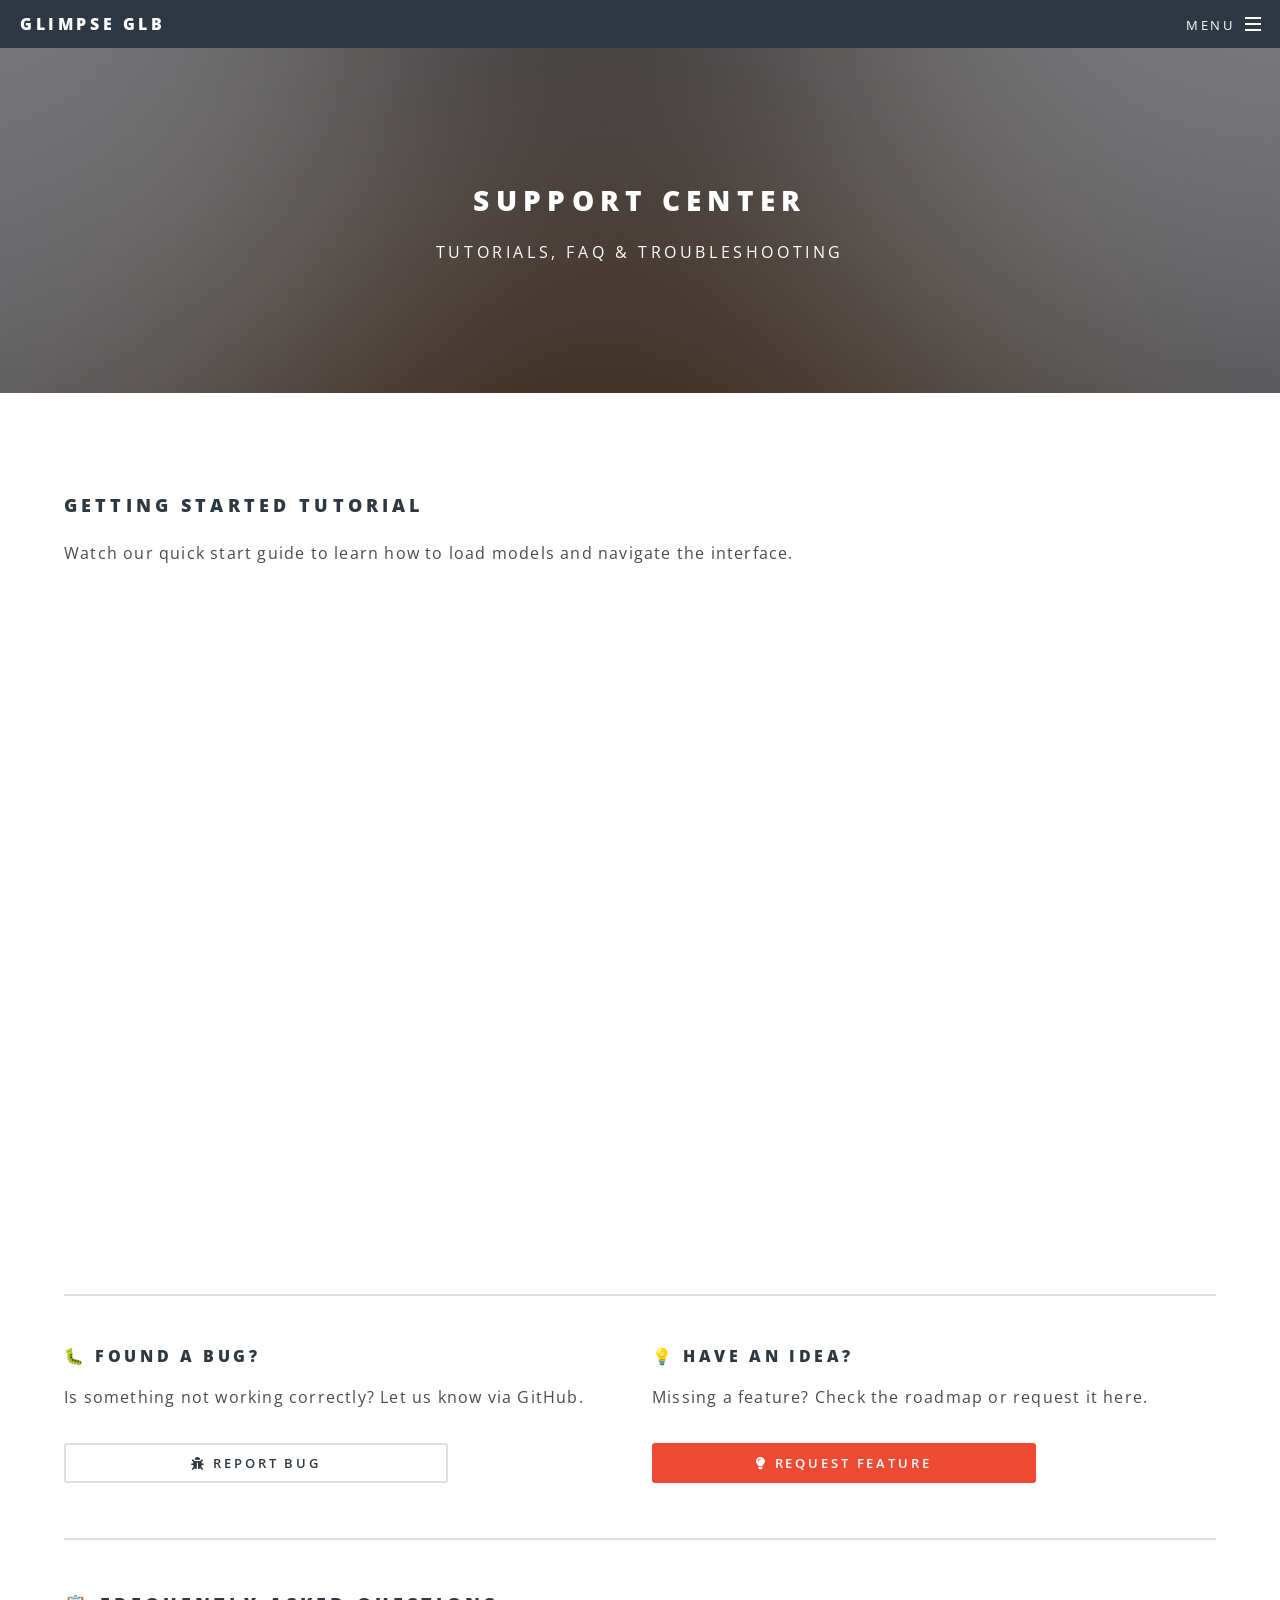
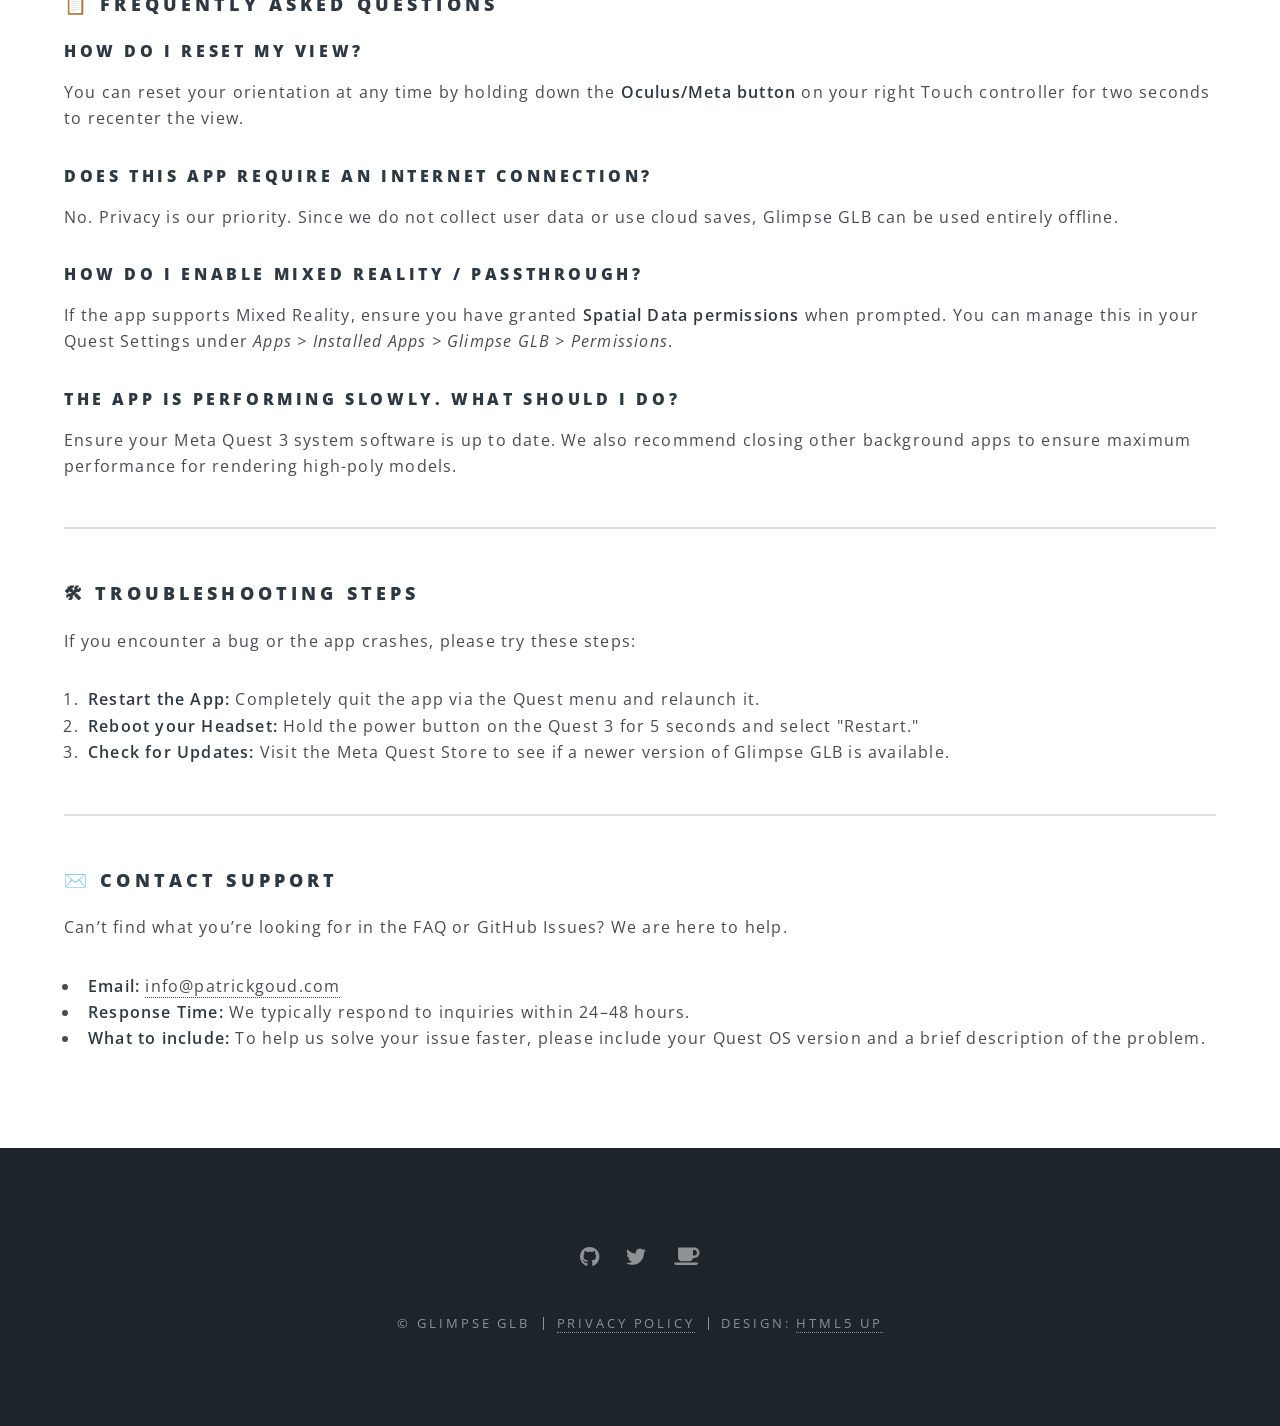
<file: support.html>
<!DOCTYPE HTML>
<html>
	<head>
		<title>Support Center - Glimpse GLB</title>
		<meta charset="utf-8" />
		<meta name="viewport" content="width=device-width, initial-scale=1, user-scalable=no" />
		<link rel="stylesheet" href="assets/css/main.css" />
		<noscript><link rel="stylesheet" href="assets/css/noscript.css" /></noscript>
	</head>
	<body class="is-preload">

		<div id="page-wrapper">

			<header id="header">
					<h1><a href="index.html">Glimpse GLB</a></h1>
					<nav id="nav">
						<ul>
							<li class="special">
								<a href="#menu" class="menuToggle"><span>Menu</span></a>
								<div id="menu">
									<ul>
										<li><a href="index.html">Home</a></li>
										<li><a href="support.html">Support Center</a></li>
									</ul>
								</div>
							</li>
						</ul>
					</nav>
				</header>

			<article id="main">
					<header>
						<h2>Support Center</h2>
						<p>Tutorials, FAQ & Troubleshooting</p>
					</header>
					<section class="wrapper style5">
						<div class="inner">
                            
                            <h3>Getting Started Tutorial</h3>
                            <p>Watch our quick start guide to learn how to load models and navigate the interface.</p>
                            <div style="position: relative; padding-bottom: 56.25%; height: 0; overflow: hidden; max-width: 100%; margin-bottom: 2em;">
                                <iframe src="https://www.youtube.com/embed/o1g9DUkBI7g" style="position: absolute; top: 0; left: 0; width: 100%; height: 100%; border:0;" allowfullscreen></iframe>
                            </div>
                            <hr />

                            <div class="row">
                                <div class="col-6 col-12-medium">
                                    <h4>🐛 Found a bug?</h4>
                                    <p>Is something not working correctly? Let us know via GitHub.</p>
                                    <a href="https://github.com/patrickgoud2/Glimpse-glb/issues/new?template=bug_report.md" target="_blank" class="button fit icon solid fa-bug">Report Bug</a>
                                </div>
                                <div class="col-6 col-12-medium">
                                    <h4>💡 Have an idea?</h4>
                                    <p>Missing a feature? Check the roadmap or request it here.</p>
                                    <a href="https://github.com/patrickgoud2/Glimpse-glb/issues/new?template=feature_request.md" target="_blank" class="button primary fit icon solid fa-lightbulb">Request Feature</a>
                                </div>
                            </div>
                            <hr />

							<h3>📋 Frequently Asked Questions</h3>
                            
                            <h4>How do I reset my view?</h4>
                            <p>You can reset your orientation at any time by holding down the <b>Oculus/Meta button</b> on your right Touch controller for two seconds to recenter the view.</p>

                            <h4>Does this app require an internet connection?</h4>
                            <p>No. Privacy is our priority. Since we do not collect user data or use cloud saves, Glimpse GLB can be used entirely offline.</p>

                            <h4>How do I enable Mixed Reality / Passthrough?</h4>
                            <p>If the app supports Mixed Reality, ensure you have granted <b>Spatial Data permissions</b> when prompted. You can manage this in your Quest Settings under <i>Apps > Installed Apps > Glimpse GLB > Permissions</i>.</p>

                            <h4>The app is performing slowly. What should I do?</h4>
                            <p>Ensure your Meta Quest 3 system software is up to date. We also recommend closing other background apps to ensure maximum performance for rendering high-poly models.</p>
                            
                            <hr />

                            <h3>🛠 Troubleshooting Steps</h3>
                            <p>If you encounter a bug or the app crashes, please try these steps:</p>
                            <ol>
                                <li><b>Restart the App:</b> Completely quit the app via the Quest menu and relaunch it.</li>
                                <li><b>Reboot your Headset:</b> Hold the power button on the Quest 3 for 5 seconds and select "Restart."</li>
                                <li><b>Check for Updates:</b> Visit the Meta Quest Store to see if a newer version of Glimpse GLB is available.</li>
                            </ol>

                            <hr />

                            <h3>✉️ Contact Support</h3>
                            <p>Can’t find what you’re looking for in the FAQ or GitHub Issues? We are here to help.</p>
                            <ul>
                                <li><b>Email:</b> <a href="mailto:info@patrickgoud.com">info@patrickgoud.com</a></li>
                                <li><b>Response Time:</b> We typically respond to inquiries within 24–48 hours.</li>
                                <li><b>What to include:</b> To help us solve your issue faster, please include your Quest OS version and a brief description of the problem.</li>
                            </ul>

						</div>
					</section>
				</article>

			<footer id="footer">
					<ul class="icons">
						<li><a href="#" class="icon brands fa-github"><span class="label">GitHub</span></a></li>
                        <li><a href="#" class="icon brands fa-twitter"><span class="label">Twitter</span></a></li>
                        <li><a href="https://www.buymeacoffee.com/patrickgoud" target="_blank" class="icon solid fa-coffee"><span class="label">Buy me a Coffee</span></a></li>
					</ul>
					<ul class="copyright">
						<li>&copy; Glimpse GLB</li><li><a href="privacy.html">Privacy Policy</a></li><li>Design: <a href="http://html5up.net">HTML5 UP</a></li>
					</ul>
				</footer>

		</div>

		<script src="assets/js/jquery.min.js"></script>
		<script src="assets/js/jquery.scrollex.min.js"></script>
		<script src="assets/js/jquery.scrolly.min.js"></script>
		<script src="assets/js/browser.min.js"></script>
		<script src="assets/js/breakpoints.min.js"></script>
		<script src="assets/js/util.js"></script>
		<script src="assets/js/main.js"></script>

	</body>
</html>
</file>
<file: assets/css/noscript.css>
/*
	Spectral by HTML5 UP
	html5up.net | @ajlkn
	Free for personal and commercial use under the CCA 3.0 license (html5up.net/license)
*/

/* Banner */

	body.is-preload #banner h2 {
		-moz-transform: none;
		-webkit-transform: none;
		-ms-transform: none;
		transform: none;
		opacity: 1;
	}

		body.is-preload #banner h2:before, body.is-preload #banner h2:after {
			width: 100%;
		}

	body.is-preload #banner .more {
		-moz-transform: none;
		-webkit-transform: none;
		-ms-transform: none;
		transform: none;
		opacity: 1;
	}

	body.is-preload #banner:after {
		opacity: 0;
	}
</file>
<file: assets/css/main.css>
@import url(fontawesome-all.min.css);
@import url("https://fonts.googleapis.com/css?family=Open+Sans:400,400italic,600,600italic,800,800italic");

/*
	Spectral by HTML5 UP
	html5up.net | @ajlkn
	Free for personal and commercial use under the CCA 3.0 license (html5up.net/license)
*/

html, body, div, span, applet, object,
iframe, h1, h2, h3, h4, h5, h6, p, blockquote,
pre, a, abbr, acronym, address, big, cite,
code, del, dfn, em, img, ins, kbd, q, s, samp,
small, strike, strong, sub, sup, tt, var, b,
u, i, center, dl, dt, dd, ol, ul, li, fieldset,
form, label, legend, table, caption, tbody,
tfoot, thead, tr, th, td, article, aside,
canvas, details, embed, figure, figcaption,
footer, header, hgroup, menu, nav, output, ruby,
section, summary, time, mark, audio, video {
	margin: 0;
	padding: 0;
	border: 0;
	font-size: 100%;
	font: inherit;
	vertical-align: baseline;}

article, aside, details, figcaption, figure,
footer, header, hgroup, menu, nav, section {
	display: block;}

body {
	line-height: 1;
}

ol, ul {
	list-style: none;
}

blockquote, q {
	quotes: none;
}

	blockquote:before, blockquote:after, q:before, q:after {
		content: '';
		content: none;
	}

table {
	border-collapse: collapse;
	border-spacing: 0;
}

body {
	-webkit-text-size-adjust: none;
}

mark {
	background-color: transparent;
	color: inherit;
}

input::-moz-focus-inner {
	border: 0;
	padding: 0;
}

input, select, textarea {
	-moz-appearance: none;
	-webkit-appearance: none;
	-ms-appearance: none;
	appearance: none;
}

/* Basic */

	@-ms-viewport {
		width: device-width;
	}

	html {
		box-sizing: border-box;
	}

	*, *:before, *:after {
		box-sizing: inherit;
	}

	body {
		background: #2e3842;
	}

		body.is-preload *, body.is-preload *:before, body.is-preload *:after {
			-moz-animation: none !important;
			-webkit-animation: none !important;
			-ms-animation: none !important;
			animation: none !important;
			-moz-transition: none !important;
			-webkit-transition: none !important;
			-ms-transition: none !important;
			transition: none !important;
		}

	body, input, select, textarea {
		color: #fff;
		font-family: "Open Sans", Helvetica, sans-serif;
		font-size: 15pt;
		font-weight: 400;
		letter-spacing: 0.075em;
		line-height: 1.65em;
	}

		@media screen and (max-width: 1680px) {

			body, input, select, textarea {
				font-size: 13pt;
			}

		}

		@media screen and (max-width: 1280px) {

			body, input, select, textarea {
				font-size: 12pt;
			}

		}

		@media screen and (max-width: 736px) {

			body, input, select, textarea {
				font-size: 11pt;
				letter-spacing: 0.0375em;
			}

		}

	a {
		-moz-transition: color 0.2s ease, border-bottom-color 0.2s ease;
		-webkit-transition: color 0.2s ease, border-bottom-color 0.2s ease;
		-ms-transition: color 0.2s ease, border-bottom-color 0.2s ease;
		transition: color 0.2s ease, border-bottom-color 0.2s ease;
		border-bottom: dotted 1px;
		color: inherit;
		text-decoration: none;
	}

		a:hover {
			border-bottom-color: transparent;
		}

	strong, b {
		color: #fff;
		font-weight: 600;
	}

	em, i {
		font-style: italic;
	}

	p {
		margin: 0 0 2em 0;
	}

	h1, h2, h3, h4, h5, h6 {
		color: #fff;
		font-weight: 800;
		letter-spacing: 0.225em;
		line-height: 1em;
		margin: 0 0 1em 0;
		text-transform: uppercase;
	}

		h1 a, h2 a, h3 a, h4 a, h5 a, h6 a {
			color: inherit;
			text-decoration: none;
		}

	h2 {
		font-size: 1.35em;
		line-height: 1.75em;
	}

		@media screen and (max-width: 736px) {

			h2 {
				font-size: 1.1em;
				line-height: 1.65em;
			}

		}

	h3 {
		font-size: 1.15em;
		line-height: 1.75em;
	}

		@media screen and (max-width: 736px) {

			h3 {
				font-size: 1em;
				line-height: 1.65em;
			}

		}

	h4 {
		font-size: 1em;
		line-height: 1.5em;
	}

	h5 {
		font-size: 0.8em;
		line-height: 1.5em;
	}

	h6 {
		font-size: 0.7em;
		line-height: 1.5em;
	}

	sub {
		font-size: 0.8em;
		position: relative;
		top: 0.5em;
	}

	sup {
		font-size: 0.8em;
		position: relative;
		top: -0.5em;
	}

	hr {
		border: 0;
		border-bottom: solid 2px #fff;
		margin: 3em 0;
	}

		hr.major {
			margin: 4.5em 0;
		}

	blockquote {
		border-left: solid 4px #fff;
		font-style: italic;
		margin: 0 0 2em 0;
		padding: 0.5em 0 0.5em 2em;
	}

	code {
		background: rgba(144, 144, 144, 0.25);
		border-radius: 3px;
		font-family: "Courier New", monospace;
		font-size: 0.9em;
		letter-spacing: 0;
		margin: 0 0.25em;
		padding: 0.25em 0.65em;
	}

	pre {
		-webkit-overflow-scrolling: touch;
		font-family: "Courier New", monospace;
		font-size: 0.9em;
		margin: 0 0 2em 0;
	}

		pre code {
			display: block;
			line-height: 1.75em;
			padding: 1em 1.5em;
			overflow-x: auto;
		}

	.align-left {
		text-align: left;
	}

	.align-center {
		text-align: center;
	}

	.align-right {
		text-align: right;
	}

/* Row */

	.row {
		display: flex;
		flex-wrap: wrap;
		box-sizing: border-box;
		align-items: stretch;
	}

		.row > * {
			box-sizing: border-box;
		}

		.row.gtr-uniform > * > :last-child {
			margin-bottom: 0;
		}

		.row.aln-left {
			justify-content: flex-start;
		}

		.row.aln-center {
			justify-content: center;
		}

		.row.aln-right {
			justify-content: flex-end;
		}

		.row.aln-top {
			align-items: flex-start;
		}

		.row.aln-middle {
			align-items: center;
		}

		.row.aln-bottom {
			align-items: flex-end;
		}

		.row > .imp {
			order: -1;
		}

		.row > .col-1 {
			width: 8.33333%;
		}

		.row > .off-1 {
			margin-left: 8.33333%;
		}

		.row > .col-2 {
			width: 16.66667%;
		}

		.row > .off-2 {
			margin-left: 16.66667%;
		}

		.row > .col-3 {
			width: 25%;
		}

		.row > .off-3 {
			margin-left: 25%;
		}

		.row > .col-4 {
			width: 33.33333%;
		}

		.row > .off-4 {
			margin-left: 33.33333%;
		}

		.row > .col-5 {
			width: 41.66667%;
		}

		.row > .off-5 {
			margin-left: 41.66667%;
		}

		.row > .col-6 {
			width: 50%;
		}

		.row > .off-6 {
			margin-left: 50%;
		}

		.row > .col-7 {
			width: 58.33333%;
		}

		.row > .off-7 {
			margin-left: 58.33333%;
		}

		.row > .col-8 {
			width: 66.66667%;
		}

		.row > .off-8 {
			margin-left: 66.66667%;
		}

		.row > .col-9 {
			width: 75%;
		}

		.row > .off-9 {
			margin-left: 75%;
		}

		.row > .col-10 {
			width: 83.33333%;
		}

		.row > .off-10 {
			margin-left: 83.33333%;
		}

		.row > .col-11 {
			width: 91.66667%;
		}

		.row > .off-11 {
			margin-left: 91.66667%;
		}

		.row > .col-12 {
			width: 100%;
		}

		.row > .off-12 {
			margin-left: 100%;
		}

		.row.gtr-0 {
			margin-top: 0;
			margin-left: 0em;
		}

			.row.gtr-0 > * {
				padding: 0 0 0 0em;
			}

			.row.gtr-0.gtr-uniform {
				margin-top: 0em;
			}

				.row.gtr-0.gtr-uniform > * {
					padding-top: 0em;
				}

		.row.gtr-25 {
			margin-top: 0;
			margin-left: -0.375em;
		}

			.row.gtr-25 > * {
				padding: 0 0 0 0.375em;
			}

			.row.gtr-25.gtr-uniform {
				margin-top: -0.375em;
			}

				.row.gtr-25.gtr-uniform > * {
					padding-top: 0.375em;
				}

		.row.gtr-50 {
			margin-top: 0;
			margin-left: -0.75em;
		}

			.row.gtr-50 > * {
				padding: 0 0 0 0.75em;
			}

			.row.gtr-50.gtr-uniform {
				margin-top: -0.75em;
			}

				.row.gtr-50.gtr-uniform > * {
					padding-top: 0.75em;
				}

		.row {
			margin-top: 0;
			margin-left: -1.5em;
		}

			.row > * {
				padding: 0 0 0 1.5em;
			}

			.row.gtr-uniform {
				margin-top: -1.5em;
			}

				.row.gtr-uniform > * {
					padding-top: 1.5em;
				}

		.row.gtr-150 {
			margin-top: 0;
			margin-left: -2.25em;
		}

			.row.gtr-150 > * {
				padding: 0 0 0 2.25em;
			}

			.row.gtr-150.gtr-uniform {
				margin-top: -2.25em;
			}

				.row.gtr-150.gtr-uniform > * {
					padding-top: 2.25em;
				}

		.row.gtr-200 {
			margin-top: 0;
			margin-left: -3em;
		}

			.row.gtr-200 > * {
				padding: 0 0 0 3em;
			}

			.row.gtr-200.gtr-uniform {
				margin-top: -3em;
			}

				.row.gtr-200.gtr-uniform > * {
					padding-top: 3em;
				}

		@media screen and (max-width: 1680px) {

			.row {
				display: flex;
				flex-wrap: wrap;
				box-sizing: border-box;
				align-items: stretch;
			}

				.row > * {
					box-sizing: border-box;
				}

				.row.gtr-uniform > * > :last-child {
					margin-bottom: 0;
				}

				.row.aln-left {
					justify-content: flex-start;
				}

				.row.aln-center {
					justify-content: center;
				}

				.row.aln-right {
					justify-content: flex-end;
				}

				.row.aln-top {
					align-items: flex-start;
				}

				.row.aln-middle {
					align-items: center;
				}

				.row.aln-bottom {
					align-items: flex-end;
				}

				.row > .imp-xlarge {
					order: -1;
				}

				.row > .col-1-xlarge {
					width: 8.33333%;
				}

				.row > .off-1-xlarge {
					margin-left: 8.33333%;
				}

				.row > .col-2-xlarge {
					width: 16.66667%;
				}

				.row > .off-2-xlarge {
					margin-left: 16.66667%;
				}

				.row > .col-3-xlarge {
					width: 25%;
				}

				.row > .off-3-xlarge {
					margin-left: 25%;
				}

				.row > .col-4-xlarge {
					width: 33.33333%;
				}

				.row > .off-4-xlarge {
					margin-left: 33.33333%;
				}

				.row > .col-5-xlarge {
					width: 41.66667%;
				}

				.row > .off-5-xlarge {
					margin-left: 41.66667%;
				}

				.row > .col-6-xlarge {
					width: 50%;
				}

				.row > .off-6-xlarge {
					margin-left: 50%;
				}

				.row > .col-7-xlarge {
					width: 58.33333%;
				}

				.row > .off-7-xlarge {
					margin-left: 58.33333%;
				}

				.row > .col-8-xlarge {
					width: 66.66667%;
				}

				.row > .off-8-xlarge {
					margin-left: 66.66667%;
				}

				.row > .col-9-xlarge {
					width: 75%;
				}

				.row > .off-9-xlarge {
					margin-left: 75%;
				}

				.row > .col-10-xlarge {
					width: 83.33333%;
				}

				.row > .off-10-xlarge {
					margin-left: 83.33333%;
				}

				.row > .col-11-xlarge {
					width: 91.66667%;
				}

				.row > .off-11-xlarge {
					margin-left: 91.66667%;
				}

				.row > .col-12-xlarge {
					width: 100%;
				}

				.row > .off-12-xlarge {
					margin-left: 100%;
				}

				.row.gtr-0 {
					margin-top: 0;
					margin-left: 0em;
				}

					.row.gtr-0 > * {
						padding: 0 0 0 0em;
					}

					.row.gtr-0.gtr-uniform {
						margin-top: 0em;
					}

						.row.gtr-0.gtr-uniform > * {
							padding-top: 0em;
						}

				.row.gtr-25 {
					margin-top: 0;
					margin-left: -0.375em;
				}

					.row.gtr-25 > * {
						padding: 0 0 0 0.375em;
					}

					.row.gtr-25.gtr-uniform {
						margin-top: -0.375em;
					}

						.row.gtr-25.gtr-uniform > * {
							padding-top: 0.375em;
						}

				.row.gtr-50 {
					margin-top: 0;
					margin-left: -0.75em;
				}

					.row.gtr-50 > * {
						padding: 0 0 0 0.75em;
					}

					.row.gtr-50.gtr-uniform {
						margin-top: -0.75em;
					}

						.row.gtr-50.gtr-uniform > * {
							padding-top: 0.75em;
						}

				.row {
					margin-top: 0;
					margin-left: -1.5em;
				}

					.row > * {
						padding: 0 0 0 1.5em;
					}

					.row.gtr-uniform {
						margin-top: -1.5em;
					}

						.row.gtr-uniform > * {
							padding-top: 1.5em;
						}

				.row.gtr-150 {
					margin-top: 0;
					margin-left: -2.25em;
				}

					.row.gtr-150 > * {
						padding: 0 0 0 2.25em;
					}

					.row.gtr-150.gtr-uniform {
						margin-top: -2.25em;
					}

						.row.gtr-150.gtr-uniform > * {
							padding-top: 2.25em;
						}

				.row.gtr-200 {
					margin-top: 0;
					margin-left: -3em;
				}

					.row.gtr-200 > * {
						padding: 0 0 0 3em;
					}

					.row.gtr-200.gtr-uniform {
						margin-top: -3em;
					}

						.row.gtr-200.gtr-uniform > * {
							padding-top: 3em;
						}

		}

		@media screen and (max-width: 1280px) {

			.row {
				display: flex;
				flex-wrap: wrap;
				box-sizing: border-box;
				align-items: stretch;
			}

				.row > * {
					box-sizing: border-box;
				}

				.row.gtr-uniform > * > :last-child {
					margin-bottom: 0;
				}

				.row.aln-left {
					justify-content: flex-start;
				}

				.row.aln-center {
					justify-content: center;
				}

				.row.aln-right {
					justify-content: flex-end;
				}

				.row.aln-top {
					align-items: flex-start;
				}

				.row.aln-middle {
					align-items: center;
				}

				.row.aln-bottom {
					align-items: flex-end;
				}

				.row > .imp-large {
					order: -1;
				}

				.row > .col-1-large {
					width: 8.33333%;
				}

				.row > .off-1-large {
					margin-left: 8.33333%;
				}

				.row > .col-2-large {
					width: 16.66667%;
				}

				.row > .off-2-large {
					margin-left: 16.66667%;
				}

				.row > .col-3-large {
					width: 25%;
				}

				.row > .off-3-large {
					margin-left: 25%;
				}

				.row > .col-4-large {
					width: 33.33333%;
				}

				.row > .off-4-large {
					margin-left: 33.33333%;
				}

				.row > .col-5-large {
					width: 41.66667%;
				}

				.row > .off-5-large {
					margin-left: 41.66667%;
				}

				.row > .col-6-large {
					width: 50%;
				}

				.row > .off-6-large {
					margin-left: 50%;
				}

				.row > .col-7-large {
					width: 58.33333%;
				}

				.row > .off-7-large {
					margin-left: 58.33333%;
				}

				.row > .col-8-large {
					width: 66.66667%;
				}

				.row > .off-8-large {
					margin-left: 66.66667%;
				}

				.row > .col-9-large {
					width: 75%;
				}

				.row > .off-9-large {
					margin-left: 75%;
				}

				.row > .col-10-large {
					width: 83.33333%;
				}

				.row > .off-10-large {
					margin-left: 83.33333%;
				}

				.row > .col-11-large {
					width: 91.66667%;
				}

				.row > .off-11-large {
					margin-left: 91.66667%;
				}

				.row > .col-12-large {
					width: 100%;
				}

				.row > .off-12-large {
					margin-left: 100%;
				}

				.row.gtr-0 {
					margin-top: 0;
					margin-left: 0em;
				}

					.row.gtr-0 > * {
						padding: 0 0 0 0em;
					}

					.row.gtr-0.gtr-uniform {
						margin-top: 0em;
					}

						.row.gtr-0.gtr-uniform > * {
							padding-top: 0em;
						}

				.row.gtr-25 {
					margin-top: 0;
					margin-left: -0.375em;
				}

					.row.gtr-25 > * {
						padding: 0 0 0 0.375em;
					}

					.row.gtr-25.gtr-uniform {
						margin-top: -0.375em;
					}

						.row.gtr-25.gtr-uniform > * {
							padding-top: 0.375em;
						}

				.row.gtr-50 {
					margin-top: 0;
					margin-left: -0.75em;
				}

					.row.gtr-50 > * {
						padding: 0 0 0 0.75em;
					}

					.row.gtr-50.gtr-uniform {
						margin-top: -0.75em;
					}

						.row.gtr-50.gtr-uniform > * {
							padding-top: 0.75em;
						}

				.row {
					margin-top: 0;
					margin-left: -1.5em;
				}

					.row > * {
						padding: 0 0 0 1.5em;
					}

					.row.gtr-uniform {
						margin-top: -1.5em;
					}

						.row.gtr-uniform > * {
							padding-top: 1.5em;
						}

				.row.gtr-150 {
					margin-top: 0;
					margin-left: -2.25em;
				}

					.row.gtr-150 > * {
						padding: 0 0 0 2.25em;
					}

					.row.gtr-150.gtr-uniform {
						margin-top: -2.25em;
					}

						.row.gtr-150.gtr-uniform > * {
							padding-top: 2.25em;
						}

				.row.gtr-200 {
					margin-top: 0;
					margin-left: -3em;
				}

					.row.gtr-200 > * {
						padding: 0 0 0 3em;
					}

					.row.gtr-200.gtr-uniform {
						margin-top: -3em;
					}

						.row.gtr-200.gtr-uniform > * {
							padding-top: 3em;
						}

		}

		@media screen and (max-width: 980px) {

			.row {
				display: flex;
				flex-wrap: wrap;
				box-sizing: border-box;
				align-items: stretch;
			}

				.row > * {
					box-sizing: border-box;
				}

				.row.gtr-uniform > * > :last-child {
					margin-bottom: 0;
				}

				.row.aln-left {
					justify-content: flex-start;
				}

				.row.aln-center {
					justify-content: center;
				}

				.row.aln-right {
					justify-content: flex-end;
				}

				.row.aln-top {
					align-items: flex-start;
				}

				.row.aln-middle {
					align-items: center;
				}

				.row.aln-bottom {
					align-items: flex-end;
				}

				.row > .imp-medium {
					order: -1;
				}

				.row > .col-1-medium {
					width: 8.33333%;
				}

				.row > .off-1-medium {
					margin-left: 8.33333%;
				}

				.row > .col-2-medium {
					width: 16.66667%;
				}

				.row > .off-2-medium {
					margin-left: 16.66667%;
				}

				.row > .col-3-medium {
					width: 25%;
				}

				.row > .off-3-medium {
					margin-left: 25%;
				}

				.row > .col-4-medium {
					width: 33.33333%;
				}

				.row > .off-4-medium {
					margin-left: 33.33333%;
				}

				.row > .col-5-medium {
					width: 41.66667%;
				}

				.row > .off-5-medium {
					margin-left: 41.66667%;
				}

				.row > .col-6-medium {
					width: 50%;
				}

				.row > .off-6-medium {
					margin-left: 50%;
				}

				.row > .col-7-medium {
					width: 58.33333%;
				}

				.row > .off-7-medium {
					margin-left: 58.33333%;
				}

				.row > .col-8-medium {
					width: 66.66667%;
				}

				.row > .off-8-medium {
					margin-left: 66.66667%;
				}

				.row > .col-9-medium {
					width: 75%;
				}

				.row > .off-9-medium {
					margin-left: 75%;
				}

				.row > .col-10-medium {
					width: 83.33333%;
				}

				.row > .off-10-medium {
					margin-left: 83.33333%;
				}

				.row > .col-11-medium {
					width: 91.66667%;
				}

				.row > .off-11-medium {
					margin-left: 91.66667%;
				}

				.row > .col-12-medium {
					width: 100%;
				}

				.row > .off-12-medium {
					margin-left: 100%;
				}

				.row.gtr-0 {
					margin-top: 0;
					margin-left: 0em;
				}

					.row.gtr-0 > * {
						padding: 0 0 0 0em;
					}

					.row.gtr-0.gtr-uniform {
						margin-top: 0em;
					}

						.row.gtr-0.gtr-uniform > * {
							padding-top: 0em;
						}

				.row.gtr-25 {
					margin-top: 0;
					margin-left: -0.375em;
				}

					.row.gtr-25 > * {
						padding: 0 0 0 0.375em;
					}

					.row.gtr-25.gtr-uniform {
						margin-top: -0.375em;
					}

						.row.gtr-25.gtr-uniform > * {
							padding-top: 0.375em;
						}

				.row.gtr-50 {
					margin-top: 0;
					margin-left: -0.75em;
				}

					.row.gtr-50 > * {
						padding: 0 0 0 0.75em;
					}

					.row.gtr-50.gtr-uniform {
						margin-top: -0.75em;
					}

						.row.gtr-50.gtr-uniform > * {
							padding-top: 0.75em;
						}

				.row {
					margin-top: 0;
					margin-left: -1.5em;
				}

					.row > * {
						padding: 0 0 0 1.5em;
					}

					.row.gtr-uniform {
						margin-top: -1.5em;
					}

						.row.gtr-uniform > * {
							padding-top: 1.5em;
						}

				.row.gtr-150 {
					margin-top: 0;
					margin-left: -2.25em;
				}

					.row.gtr-150 > * {
						padding: 0 0 0 2.25em;
					}

					.row.gtr-150.gtr-uniform {
						margin-top: -2.25em;
					}

						.row.gtr-150.gtr-uniform > * {
							padding-top: 2.25em;
						}

				.row.gtr-200 {
					margin-top: 0;
					margin-left: -3em;
				}

					.row.gtr-200 > * {
						padding: 0 0 0 3em;
					}

					.row.gtr-200.gtr-uniform {
						margin-top: -3em;
					}

						.row.gtr-200.gtr-uniform > * {
							padding-top: 3em;
						}

		}

		@media screen and (max-width: 736px) {

			.row {
				display: flex;
				flex-wrap: wrap;
				box-sizing: border-box;
				align-items: stretch;
			}

				.row > * {
					box-sizing: border-box;
				}

				.row.gtr-uniform > * > :last-child {
					margin-bottom: 0;
				}

				.row.aln-left {
					justify-content: flex-start;
				}

				.row.aln-center {
					justify-content: center;
				}

				.row.aln-right {
					justify-content: flex-end;
				}

				.row.aln-top {
					align-items: flex-start;
				}

				.row.aln-middle {
					align-items: center;
				}

				.row.aln-bottom {
					align-items: flex-end;
				}

				.row > .imp-small {
					order: -1;
				}

				.row > .col-1-small {
					width: 8.33333%;
				}

				.row > .off-1-small {
					margin-left: 8.33333%;
				}

				.row > .col-2-small {
					width: 16.66667%;
				}

				.row > .off-2-small {
					margin-left: 16.66667%;
				}

				.row > .col-3-small {
					width: 25%;
				}

				.row > .off-3-small {
					margin-left: 25%;
				}

				.row > .col-4-small {
					width: 33.33333%;
				}

				.row > .off-4-small {
					margin-left: 33.33333%;
				}

				.row > .col-5-small {
					width: 41.66667%;
				}

				.row > .off-5-small {
					margin-left: 41.66667%;
				}

				.row > .col-6-small {
					width: 50%;
				}

				.row > .off-6-small {
					margin-left: 50%;
				}

				.row > .col-7-small {
					width: 58.33333%;
				}

				.row > .off-7-small {
					margin-left: 58.33333%;
				}

				.row > .col-8-small {
					width: 66.66667%;
				}

				.row > .off-8-small {
					margin-left: 66.66667%;
				}

				.row > .col-9-small {
					width: 75%;
				}

				.row > .off-9-small {
					margin-left: 75%;
				}

				.row > .col-10-small {
					width: 83.33333%;
				}

				.row > .off-10-small {
					margin-left: 83.33333%;
				}

				.row > .col-11-small {
					width: 91.66667%;
				}

				.row > .off-11-small {
					margin-left: 91.66667%;
				}

				.row > .col-12-small {
					width: 100%;
				}

				.row > .off-12-small {
					margin-left: 100%;
				}

				.row.gtr-0 {
					margin-top: 0;
					margin-left: 0em;
				}

					.row.gtr-0 > * {
						padding: 0 0 0 0em;
					}

					.row.gtr-0.gtr-uniform {
						margin-top: 0em;
					}

						.row.gtr-0.gtr-uniform > * {
							padding-top: 0em;
						}

				.row.gtr-25 {
					margin-top: 0;
					margin-left: -0.375em;
				}

					.row.gtr-25 > * {
						padding: 0 0 0 0.375em;
					}

					.row.gtr-25.gtr-uniform {
						margin-top: -0.375em;
					}

						.row.gtr-25.gtr-uniform > * {
							padding-top: 0.375em;
						}

				.row.gtr-50 {
					margin-top: 0;
					margin-left: -0.75em;
				}

					.row.gtr-50 > * {
						padding: 0 0 0 0.75em;
					}

					.row.gtr-50.gtr-uniform {
						margin-top: -0.75em;
					}

						.row.gtr-50.gtr-uniform > * {
							padding-top: 0.75em;
						}

				.row {
					margin-top: 0;
					margin-left: -1.5em;
				}

					.row > * {
						padding: 0 0 0 1.5em;
					}

					.row.gtr-uniform {
						margin-top: -1.5em;
					}

						.row.gtr-uniform > * {
							padding-top: 1.5em;
						}

				.row.gtr-150 {
					margin-top: 0;
					margin-left: -2.25em;
				}

					.row.gtr-150 > * {
						padding: 0 0 0 2.25em;
					}

					.row.gtr-150.gtr-uniform {
						margin-top: -2.25em;
					}

						.row.gtr-150.gtr-uniform > * {
							padding-top: 2.25em;
						}

				.row.gtr-200 {
					margin-top: 0;
					margin-left: -3em;
				}

					.row.gtr-200 > * {
						padding: 0 0 0 3em;
					}

					.row.gtr-200.gtr-uniform {
						margin-top: -3em;
					}

						.row.gtr-200.gtr-uniform > * {
							padding-top: 3em;
						}

		}

		@media screen and (max-width: 480px) {

			.row {
				display: flex;
				flex-wrap: wrap;
				box-sizing: border-box;
				align-items: stretch;
			}

				.row > * {
					box-sizing: border-box;
				}

				.row.gtr-uniform > * > :last-child {
					margin-bottom: 0;
				}

				.row.aln-left {
					justify-content: flex-start;
				}

				.row.aln-center {
					justify-content: center;
				}

				.row.aln-right {
					justify-content: flex-end;
				}

				.row.aln-top {
					align-items: flex-start;
				}

				.row.aln-middle {
					align-items: center;
				}

				.row.aln-bottom {
					align-items: flex-end;
				}

				.row > .imp-xsmall {
					order: -1;
				}

				.row > .col-1-xsmall {
					width: 8.33333%;
				}

				.row > .off-1-xsmall {
					margin-left: 8.33333%;
				}

				.row > .col-2-xsmall {
					width: 16.66667%;
				}

				.row > .off-2-xsmall {
					margin-left: 16.66667%;
				}

				.row > .col-3-xsmall {
					width: 25%;
				}

				.row > .off-3-xsmall {
					margin-left: 25%;
				}

				.row > .col-4-xsmall {
					width: 33.33333%;
				}

				.row > .off-4-xsmall {
					margin-left: 33.33333%;
				}

				.row > .col-5-xsmall {
					width: 41.66667%;
				}

				.row > .off-5-xsmall {
					margin-left: 41.66667%;
				}

				.row > .col-6-xsmall {
					width: 50%;
				}

				.row > .off-6-xsmall {
					margin-left: 50%;
				}

				.row > .col-7-xsmall {
					width: 58.33333%;
				}

				.row > .off-7-xsmall {
					margin-left: 58.33333%;
				}

				.row > .col-8-xsmall {
					width: 66.66667%;
				}

				.row > .off-8-xsmall {
					margin-left: 66.66667%;
				}

				.row > .col-9-xsmall {
					width: 75%;
				}

				.row > .off-9-xsmall {
					margin-left: 75%;
				}

				.row > .col-10-xsmall {
					width: 83.33333%;
				}

				.row > .off-10-xsmall {
					margin-left: 83.33333%;
				}

				.row > .col-11-xsmall {
					width: 91.66667%;
				}

				.row > .off-11-xsmall {
					margin-left: 91.66667%;
				}

				.row > .col-12-xsmall {
					width: 100%;
				}

				.row > .off-12-xsmall {
					margin-left: 100%;
				}

				.row.gtr-0 {
					margin-top: 0;
					margin-left: 0em;
				}

					.row.gtr-0 > * {
						padding: 0 0 0 0em;
					}

					.row.gtr-0.gtr-uniform {
						margin-top: 0em;
					}

						.row.gtr-0.gtr-uniform > * {
							padding-top: 0em;
						}

				.row.gtr-25 {
					margin-top: 0;
					margin-left: -0.375em;
				}

					.row.gtr-25 > * {
						padding: 0 0 0 0.375em;
					}

					.row.gtr-25.gtr-uniform {
						margin-top: -0.375em;
					}

						.row.gtr-25.gtr-uniform > * {
							padding-top: 0.375em;
						}

				.row.gtr-50 {
					margin-top: 0;
					margin-left: -0.75em;
				}

					.row.gtr-50 > * {
						padding: 0 0 0 0.75em;
					}

					.row.gtr-50.gtr-uniform {
						margin-top: -0.75em;
					}

						.row.gtr-50.gtr-uniform > * {
							padding-top: 0.75em;
						}

				.row {
					margin-top: 0;
					margin-left: -1.5em;
				}

					.row > * {
						padding: 0 0 0 1.5em;
					}

					.row.gtr-uniform {
						margin-top: -1.5em;
					}

						.row.gtr-uniform > * {
							padding-top: 1.5em;
						}

				.row.gtr-150 {
					margin-top: 0;
					margin-left: -2.25em;
				}

					.row.gtr-150 > * {
						padding: 0 0 0 2.25em;
					}

					.row.gtr-150.gtr-uniform {
						margin-top: -2.25em;
					}

						.row.gtr-150.gtr-uniform > * {
							padding-top: 2.25em;
						}

				.row.gtr-200 {
					margin-top: 0;
					margin-left: -3em;
				}

					.row.gtr-200 > * {
						padding: 0 0 0 3em;
					}

					.row.gtr-200.gtr-uniform {
						margin-top: -3em;
					}

						.row.gtr-200.gtr-uniform > * {
							padding-top: 3em;
						}

		}

/* Section/Article */

	section.special, article.special {
		text-align: center;
	}

	header p {
		color: rgba(255, 255, 255, 0.5);
		position: relative;
		top: -0.25em;
	}

	header h3 + p {
		font-size: 1.1em;
	}

	header h4 + p,
	header h5 + p,
	header h6 + p {
		font-size: 0.9em;
	}

	header.major {
		margin: 0 0 3.5em 0;
	}

		header.major h2, header.major h3, header.major h4, header.major h5, header.major h6 {
			border-bottom: solid 2px #fff;
			display: inline-block;
			padding-bottom: 1em;
			position: relative;
		}

			header.major h2:after, header.major h3:after, header.major h4:after, header.major h5:after, header.major h6:after {
				content: '';
				display: block;
				height: 1px;
			}

		header.major p {
			color: #fff;
			top: 0;
		}

		@media screen and (max-width: 736px) {

			header.major {
				margin: 0 0 2em 0;
			}

		}

	@media screen and (max-width: 980px) {

		header br {
			display: none;
		}

	}

/* Form */

	form {
		margin: 0 0 2em 0;
	}

	label {
		color: #fff;
		display: block;
		font-size: 0.9em;
		font-weight: 600;
		margin: 0 0 1em 0;
	}

	input[type="text"],
	input[type="password"],
	input[type="email"],
	select,
	textarea {
		-moz-appearance: none;
		-webkit-appearance: none;
		-ms-appearance: none;
		appearance: none;
		background-color: rgba(144, 144, 144, 0.25);
		border-radius: 3px;
		border: none;
		color: inherit;
		display: block;
		outline: 0;
		padding: 0 1em;
		text-decoration: none;
		width: 100%;
	}

		input[type="text"]:invalid,
		input[type="password"]:invalid,
		input[type="email"]:invalid,
		select:invalid,
		textarea:invalid {
			box-shadow: none;
		}

		input[type="text"]:focus,
		input[type="password"]:focus,
		input[type="email"]:focus,
		select:focus,
		textarea:focus {
			box-shadow: 0 0 0 2px #21b2a6;
		}

	select {
		background-size: 1.25em;
		background-repeat: no-repeat;
		background-position: calc(100% - 1em) center;
		height: 2.75em;
		padding-right: 2.75em;
		text-overflow: ellipsis;
	}

		select:focus::-ms-value {
			background-color: transparent;
		}

		select::-ms-expand {
			display: none;
		}

	input[type="text"],
	input[type="password"],
	input[type="email"],
	select {
		height: 2.75em;
	}

	textarea {
		padding: 0.75em 1em;
	}

	input[type="checkbox"],
	input[type="radio"] {
		-moz-appearance: none;
		-webkit-appearance: none;
		-ms-appearance: none;
		appearance: none;
		display: block;
		float: left;
		margin-right: -2em;
		opacity: 0;
		width: 1em;
		z-index: -1;
	}

		input[type="checkbox"] + label,
		input[type="radio"] + label {
			text-decoration: none;
			color: #fff;
			cursor: pointer;
			display: inline-block;
			font-size: 1em;
			font-weight: 400;
			padding-left: 2.4em;
			padding-right: 0.75em;
			position: relative;
		}

			input[type="checkbox"] + label:before,
			input[type="radio"] + label:before {
				-moz-osx-font-smoothing: grayscale;
				-webkit-font-smoothing: antialiased;
				display: inline-block;
				font-style: normal;
				font-variant: normal;
				text-rendering: auto;
				line-height: 1;
				text-transform: none !important;
				font-family: 'Font Awesome 5 Free';
				font-weight: 900;
			}

			input[type="checkbox"] + label:before,
			input[type="radio"] + label:before {
				background: rgba(144, 144, 144, 0.25);
				border-radius: 3px;
				content: '';
				display: inline-block;
				font-size: 0.8em;
				height: 2.0625em;
				left: 0;
				line-height: 2.0625em;
				position: absolute;
				text-align: center;
				top: 0;
				width: 2.0625em;
			}

		input[type="checkbox"]:checked + label:before,
		input[type="radio"]:checked + label:before {
			background: #2e3842;
			color: #fff;
			content: '\f00c';
		}

		input[type="checkbox"]:focus + label:before,
		input[type="radio"]:focus + label:before {
			box-shadow: 0 0 0 2px #21b2a6;
		}

	input[type="checkbox"] + label:before {
		border-radius: 3px;
	}

	input[type="radio"] + label:before {
		border-radius: 100%;
	}

	::-webkit-input-placeholder {
		color: rgba(255, 255, 255, 0.5) !important;
		opacity: 1.0;
	}

	:-moz-placeholder {
		color: rgba(255, 255, 255, 0.5) !important;
		opacity: 1.0;
	}

	::-moz-placeholder {
		color: rgba(255, 255, 255, 0.5) !important;
		opacity: 1.0;
	}

	:-ms-input-placeholder {
		color: rgba(255, 255, 255, 0.5) !important;
		opacity: 1.0;
	}

/* Box */

	.box {
		border-radius: 3px;
		border: solid 2px #fff;
		margin-bottom: 2em;
		padding: 1.5em;
	}

		.box > :last-child,
		.box > :last-child > :last-child,
		.box > :last-child > :last-child > :last-child {
			margin-bottom: 0;
		}

		.box.alt {
			border: 0;
			border-radius: 0;
			padding: 0;
		}

/* Icon */

	.icon {
		text-decoration: none;
		border-bottom: none;
		position: relative;
	}

		.icon:before {
			-moz-osx-font-smoothing: grayscale;
			-webkit-font-smoothing: antialiased;
			display: inline-block;
			font-style: normal;
			font-variant: normal;
			text-rendering: auto;
			line-height: 1;
			text-transform: none !important;
			font-family: 'Font Awesome 5 Free';
			font-weight: 400;
		}

		.icon > .label {
			display: none;
		}

		.icon:before {
			line-height: inherit;
		}

		.icon.solid:before {
			font-weight: 900;
		}

		.icon.brands:before {
			font-family: 'Font Awesome 5 Brands';
		}

		.icon.major {
			-moz-transform: rotate(-45deg);
			-webkit-transform: rotate(-45deg);
			-ms-transform: rotate(-45deg);
			transform: rotate(-45deg);
			border-radius: 3px;
			border: solid 2px #fff;
			display: inline-block;
			font-size: 1.35em;
			height: calc(3em + 2px);
			line-height: 3em;
			text-align: center;
			width: calc(3em + 2px);
		}

			.icon.major:before {
				-moz-transform: rotate(45deg);
				-webkit-transform: rotate(45deg);
				-ms-transform: rotate(45deg);
				transform: rotate(45deg);
				display: inline-block;
				font-size: 1.5em;
			}

			@media screen and (max-width: 736px) {

				.icon.major {
					font-size: 1em;
				}

			}

		.icon.style1 {
			color: #00ffcc;
		}

		.icon.style2 {
			color: #00f0ff;
		}

		.icon.style3 {
			color: #76ddff;
		}

/* Image */

	.image {
		border-radius: 3px;
		border: 0;
		display: inline-block;
		position: relative;
	}

		.image img {
			border-radius: 3px;
			display: block;
		}

		.image.left {
			float: left;
			margin: 0 2em 2em 0;
			top: 0.25em;
		}

		.image.right {
			float: right;
			margin: 0 0 2em 2em;
			top: 0.25em;
		}

		.image.left, .image.right {
			max-width: 40%;
		}

			.image.left img, .image.right img {
				width: 100%;
			}

		.image.fit {
			display: block;
			margin: 0 0 2em 0;
			width: 100%;
		}

			.image.fit img {
				width: 100%;
			}

/* List */

	ol {
		list-style: decimal;
		margin: 0 0 2em 0;
		padding-left: 1.25em;
	}

		ol li {
			padding-left: 0.25em;
		}

	ul {
		list-style: disc;
		margin: 0 0 2em 0;
		padding-left: 1em;
	}

		ul li {
			padding-left: 0.5em;
		}

		ul.alt {
			list-style: none;
			padding-left: 0;
		}

			ul.alt li {
				border-top: solid 1px #fff;
				padding: 0.5em 0;
			}

				ul.alt li:first-child {
					border-top: 0;
					padding-top: 0;
				}

	dl {
		margin: 0 0 2em 0;
	}

/* Actions */

	ul.actions {
		display: -moz-flex;
		display: -webkit-flex;
		display: -ms-flex;
		display: flex;
		cursor: default;
		list-style: none;
		margin-left: -1em;
		padding-left: 0;
	}

		ul.actions li {
			padding: 0 0 0 1em;
			vertical-align: middle;
		}

		ul.actions.special {
			-moz-justify-content: center;
			-webkit-justify-content: center;
			-ms-justify-content: center;
			justify-content: center;
			width: 100%;
			margin-left: 0;
		}

			ul.actions.special li:first-child {
				padding-left: 0;
			}

		ul.actions.stacked {
			-moz-flex-direction: column;
			-webkit-flex-direction: column;
			-ms-flex-direction: column;
			flex-direction: column;
			margin-left: 0;
		}

			ul.actions.stacked li {
				padding: 1em 0 0 0;
			}

				ul.actions.stacked li:first-child {
					padding-top: 0;
				}

		ul.actions.fit {
			width: calc(100% + 1em);
		}

			ul.actions.fit li {
				-moz-flex-grow: 1;
				-webkit-flex-grow: 1;
				-ms-flex-grow: 1;
				flex-grow: 1;
				-moz-flex-shrink: 1;
				-webkit-flex-shrink: 1;
				-ms-flex-shrink: 1;
				flex-shrink: 1;
				width: 100%;
			}

				ul.actions.fit li > * {
					width: 100%;
				}

			ul.actions.fit.stacked {
				width: 100%;
			}

		@media screen and (max-width: 480px) {

			ul.actions:not(.fixed) {
				-moz-flex-direction: column;
				-webkit-flex-direction: column;
				-ms-flex-direction: column;
				flex-direction: column;
				margin-left: 0;
				width: 100% !important;
			}

				ul.actions:not(.fixed) li {
					-moz-flex-grow: 1;
					-webkit-flex-grow: 1;
					-ms-flex-grow: 1;
					flex-grow: 1;
					-moz-flex-shrink: 1;
					-webkit-flex-shrink: 1;
					-ms-flex-shrink: 1;
					flex-shrink: 1;
					padding: 1em 0 0 0;
					text-align: center;
					width: 100%;
				}

					ul.actions:not(.fixed) li > * {
						width: 100%;
					}

					ul.actions:not(.fixed) li:first-child {
						padding-top: 0;
					}

					ul.actions:not(.fixed) li input[type="submit"],
					ul.actions:not(.fixed) li input[type="reset"],
					ul.actions:not(.fixed) li input[type="button"],
					ul.actions:not(.fixed) li button,
					ul.actions:not(.fixed) li .button {
						width: 100%;
					}

						ul.actions:not(.fixed) li input[type="submit"].icon:before,
						ul.actions:not(.fixed) li input[type="reset"].icon:before,
						ul.actions:not(.fixed) li input[type="button"].icon:before,
						ul.actions:not(.fixed) li button.icon:before,
						ul.actions:not(.fixed) li .button.icon:before {
							margin-left: -0.5em;
						}

		}

/* Icons */

	ul.icons {
		cursor: default;
		list-style: none;
		padding-left: 0;
	}

		ul.icons li {
			display: inline-block;
			padding: 0 1em 0 0;
		}

			ul.icons li:last-child {
				padding-right: 0 !important;
			}

		ul.icons.major {
			padding: 1em 0;
		}

			ul.icons.major li {
				padding-right: 3.5em;
			}

				@media screen and (max-width: 736px) {

					ul.icons.major li {
						padding: 0 1em !important;
					}

				}

/* Table */

	.table-wrapper {
		-webkit-overflow-scrolling: touch;
		overflow-x: auto;
	}

	table {
		margin: 0 0 2em 0;
		width: 100%;
	}

		table tbody tr {
			border: solid 1px #fff;
			border-left: 0;
			border-right: 0;
		}

			table tbody tr:nth-child(2n + 1) {
				background-color: rgba(144, 144, 144, 0.25);
			}

		table td {
			padding: 0.75em 0.75em;
		}

		table th {
			color: #fff;
			font-size: 0.9em;
			font-weight: 600;
			padding: 0 0.75em 0.75em 0.75em;
			text-align: left;
		}

		table thead {
			border-bottom: solid 2px #fff;
		}

		table tfoot {
			border-top: solid 2px #fff;
		}

		table.alt {
			border-collapse: separate;
		}

			table.alt tbody tr td {
				border: solid 1px #fff;
				border-left-width: 0;
				border-top-width: 0;
			}

				table.alt tbody tr td:first-child {
					border-left-width: 1px;
				}

			table.alt tbody tr:first-child td {
				border-top-width: 1px;
			}

			table.alt thead {
				border-bottom: 0;
			}

			table.alt tfoot {
				border-top: 0;
			}

/* Button */

	input[type="submit"],
	input[type="reset"],
	input[type="button"],
	button,
	.button {
		-moz-appearance: none;
		-webkit-appearance: none;
		-ms-appearance: none;
		appearance: none;
		-moz-transition: background-color 0.2s ease-in-out, color 0.2s ease-in-out;
		-webkit-transition: background-color 0.2s ease-in-out, color 0.2s ease-in-out;
		-ms-transition: background-color 0.2s ease-in-out, color 0.2s ease-in-out;
		transition: background-color 0.2s ease-in-out, color 0.2s ease-in-out;
		background-color: transparent;
		border-radius: 3px;
		border: 0;
		box-shadow: inset 0 0 0 2px #fff;
		color: #fff;
		cursor: pointer;
		display: inline-block;
		font-size: 0.8em;
		font-weight: 600;
		height: 3.125em;
		letter-spacing: 0.225em;
		line-height: 3.125em;
		max-width: 30em;
		padding: 0 2.75em;
		text-align: center;
		text-decoration: none;
		text-transform: uppercase;
		white-space: nowrap;
		overflow: hidden;
		text-overflow: ellipsis;
	}

		input[type="submit"]:hover,
		input[type="reset"]:hover,
		input[type="button"]:hover,
		button:hover,
		.button:hover {
			background-color: rgba(144, 144, 144, 0.25);
		}

		input[type="submit"]:active,
		input[type="reset"]:active,
		input[type="button"]:active,
		button:active,
		.button:active {
			background-color: rgba(144, 144, 144, 0.5);
		}

		input[type="submit"].icon:before,
		input[type="reset"].icon:before,
		input[type="button"].icon:before,
		button.icon:before,
		.button.icon:before {
			margin-right: 0.5em;
		}

		input[type="submit"].fit,
		input[type="reset"].fit,
		input[type="button"].fit,
		button.fit,
		.button.fit {
			width: 100%;
		}

		input[type="submit"].small,
		input[type="reset"].small,
		input[type="button"].small,
		button.small,
		.button.small {
			font-size: 0.8em;
		}

		input[type="submit"].large,
		input[type="reset"].large,
		input[type="button"].large,
		button.large,
		.button.large {
			font-size: 1.35em;
		}

		input[type="submit"].primary,
		input[type="reset"].primary,
		input[type="button"].primary,
		button.primary,
		.button.primary {
			background-color: #ed4933;
			box-shadow: none !important;
			color: #ffffff !important;
		}

			input[type="submit"].primary:hover,
			input[type="reset"].primary:hover,
			input[type="button"].primary:hover,
			button.primary:hover,
			.button.primary:hover {
				background-color: #ef5e4a !important;
			}

			input[type="submit"].primary:active,
			input[type="reset"].primary:active,
			input[type="button"].primary:active,
			button.primary:active,
			.button.primary:active {
				background-color: #eb341c !important;
			}

		input[type="submit"].disabled, input[type="submit"]:disabled,
		input[type="reset"].disabled,
		input[type="reset"]:disabled,
		input[type="button"].disabled,
		input[type="button"]:disabled,
		button.disabled,
		button:disabled,
		.button.disabled,
		.button:disabled {
			pointer-events: none;
			opacity: 0.25;
		}

		@media screen and (max-width: 736px) {

			input[type="submit"],
			input[type="reset"],
			input[type="button"],
			button,
			.button {
				height: 3.75em;
				line-height: 3.75em;
			}

		}

/* Features */

	.features {
		display: -moz-flex;
		display: -webkit-flex;
		display: -ms-flex;
		display: flex;
		-moz-flex-wrap: wrap;
		-webkit-flex-wrap: wrap;
		-ms-flex-wrap: wrap;
		flex-wrap: wrap;
		-moz-justify-content: center;
		-webkit-justify-content: center;
		-ms-justify-content: center;
		justify-content: center;
		list-style: none;
		padding: 0;
		width: 100%;
	}

		.features li {
			padding: 4em 4em 2em 6em ;
			display: block;
			position: relative;
			text-align: left;
			width: 50%;
		}

			.features li:nth-child(1) {
				background-color: rgba(0, 0, 0, 0.035);
			}

			.features li:nth-child(2) {
				background-color: rgba(0, 0, 0, 0.07);
			}

			.features li:nth-child(3) {
				background-color: rgba(0, 0, 0, 0.105);
			}

			.features li:nth-child(4) {
				background-color: rgba(0, 0, 0, 0.14);
			}

			.features li:nth-child(5) {
				background-color: rgba(0, 0, 0, 0.175);
			}

			.features li:nth-child(6) {
				background-color: rgba(0, 0, 0, 0.21);
			}

			.features li:nth-child(7) {
				background-color: rgba(0, 0, 0, 0.245);
			}

			.features li:nth-child(8) {
				background-color: rgba(0, 0, 0, 0.28);
			}

			.features li:nth-child(9) {
				background-color: rgba(0, 0, 0, 0.315);
			}

			.features li:nth-child(10) {
				background-color: rgba(0, 0, 0, 0.35);
			}

			.features li:before {
				display: block;
				color: #00ffcc;
				position: absolute;
				left: 1.75em;
				top: 2.75em;
				font-size: 1.5em;
			}

			.features li:nth-child(1) {
				border-top-left-radius: 3px;
			}

			.features li:nth-child(2) {
				border-top-right-radius: 3px;
			}

			.features li:nth-last-child(1) {
				border-bottom-right-radius: 3px;
			}

			.features li:nth-last-child(2) {
				border-bottom-left-radius: 3px;
			}

			@media screen and (max-width: 980px) {

				.features li {
					padding: 3em 2em 1em 2em ;
					text-align: center;
				}

					.features li:before {
						left: 0;
						margin: 0 0 1em 0;
						position: relative;
						top: 0;
					}

			}

			@media screen and (max-width: 736px) {

				.features li {
					padding: 3em 0 1em 0 ;
					background-color: transparent !important;
					border-top: solid 2px #fff;
					width: 100%;
				}

					.features li:first-child {
						border-top: 0;
					}

			}

/* Spotlight */

	.spotlight {
		-moz-align-items: center;
		-webkit-align-items: center;
		-ms-align-items: center;
		align-items: center;
		display: -moz-flex;
		display: -webkit-flex;
		display: -ms-flex;
		display: flex;
	}

		.spotlight .image {
			-moz-order: 1;
			-webkit-order: 1;
			-ms-order: 1;
			order: 1;
			border-radius: 0;
			width: 40%;
		}

			.spotlight .image img {
				border-radius: 0;
				width: 100%;
			}

		.spotlight .content {
			padding: 2em 4em 0.1em 4em ;
			-moz-order: 2;
			-webkit-order: 2;
			-ms-order: 2;
			order: 2;
			max-width: 48em;
			width: 60%;
		}

		.spotlight:nth-child(2n) {
			-moz-flex-direction: row-reverse;
			-webkit-flex-direction: row-reverse;
			-ms-flex-direction: row-reverse;
			flex-direction: row-reverse;
		}

		.spotlight:nth-child(1) {
			background-color: rgba(0, 0, 0, 0.075);
		}

		.spotlight:nth-child(2) {
			background-color: rgba(0, 0, 0, 0.15);
		}

		.spotlight:nth-child(3) {
			background-color: rgba(0, 0, 0, 0.225);
		}

		.spotlight:nth-child(4) {
			background-color: rgba(0, 0, 0, 0.3);
		}

		.spotlight:nth-child(5) {
			background-color: rgba(0, 0, 0, 0.375);
		}

		.spotlight:nth-child(6) {
			background-color: rgba(0, 0, 0, 0.45);
		}

		.spotlight:nth-child(7) {
			background-color: rgba(0, 0, 0, 0.525);
		}

		.spotlight:nth-child(8) {
			background-color: rgba(0, 0, 0, 0.6);
		}

		.spotlight:nth-child(9) {
			background-color: rgba(0, 0, 0, 0.675);
		}

		.spotlight:nth-child(10) {
			background-color: rgba(0, 0, 0, 0.75);
		}

		@media screen and (max-width: 1280px) {

			.spotlight .image {
				width: 45%;
			}

			.spotlight .content {
				width: 55%;
			}

		}

		@media screen and (max-width: 980px) {

			.spotlight {
				display: block;
			}

				.spotlight br {
					display: none;
				}

				.spotlight .image {
					width: 100%;
				}

				.spotlight .content {
					padding: 4em 3em 2em 3em ;
					max-width: none;
					text-align: center;
					width: 100%;
				}

		}

		@media screen and (max-width: 736px) {

			.spotlight .content {
				padding: 3em 2em 1em 2em ;
			}

		}

/* Wrapper */

	.wrapper {
		padding: 6em 0 4em 0 ;
	}

		.wrapper > .inner {
			width: 60em;
			margin: 0 auto;
		}

			@media screen and (max-width: 1280px) {

				.wrapper > .inner {
					width: 90%;
				}

			}

			@media screen and (max-width: 980px) {

				.wrapper > .inner {
					width: 100%;
				}

			}

		.wrapper.alt {
			padding: 0;
		}

		.wrapper.style1 {
			background-color: #21b2a6;
			color: #c8ece9;
		}

			.wrapper.style1 strong, .wrapper.style1 b {
				color: #ffffff;
			}

			.wrapper.style1 h2, .wrapper.style1 h3, .wrapper.style1 h4, .wrapper.style1 h5, .wrapper.style1 h6 {
				color: #ffffff;
			}

			.wrapper.style1 hr {
				border-color: rgba(0, 0, 0, 0.125);
			}

			.wrapper.style1 blockquote {
				border-color: rgba(0, 0, 0, 0.125);
			}

			.wrapper.style1 code {
				background: rgba(255, 255, 255, 0.075);
			}

			.wrapper.style1 header p {
				color: #a6e0db;
			}

			.wrapper.style1 header.major h2, .wrapper.style1 header.major h3, .wrapper.style1 header.major h4, .wrapper.style1 header.major h5, .wrapper.style1 header.major h6 {
				border-color: rgba(0, 0, 0, 0.125);
			}

			.wrapper.style1 header.major p {
				color: #c8ece9;
			}

			.wrapper.style1 label {
				color: #ffffff;
			}

			.wrapper.style1 input[type="text"],
			.wrapper.style1 input[type="password"],
			.wrapper.style1 input[type="email"],
			.wrapper.style1 select,
			.wrapper.style1 textarea {
				background-color: rgba(255, 255, 255, 0.075);
			}

			.wrapper.style1 select {
				background-image: url("data:image/svg+xml;charset=utf8,%3Csvg xmlns='http://www.w3.org/2000/svg' width='40' height='40' preserveAspectRatio='none' viewBox='0 0 40 40'%3E%3Cpath d='M9.4,12.3l10.4,10.4l10.4-10.4c0.2-0.2,0.5-0.4,0.9-0.4c0.3,0,0.6,0.1,0.9,0.4l3.3,3.3c0.2,0.2,0.4,0.5,0.4,0.9 c0,0.4-0.1,0.6-0.4,0.9L20.7,31.9c-0.2,0.2-0.5,0.4-0.9,0.4c-0.3,0-0.6-0.1-0.9-0.4L4.3,17.3c-0.2-0.2-0.4-0.5-0.4-0.9 c0-0.4,0.1-0.6,0.4-0.9l3.3-3.3c0.2-0.2,0.5-0.4,0.9-0.4S9.1,12.1,9.4,12.3z' fill='rgba(0, 0, 0, 0.125)' /%3E%3C/svg%3E");
			}

				.wrapper.style1 select option {
					color: #ffffff;
					background: #21b2a6;
				}

			.wrapper.style1 input[type="checkbox"] + label,
			.wrapper.style1 input[type="radio"] + label {
				color: #c8ece9;
			}

				.wrapper.style1 input[type="checkbox"] + label:before,
				.wrapper.style1 input[type="radio"] + label:before {
					background: rgba(255, 255, 255, 0.075);
				}

			.wrapper.style1 input[type="checkbox"]:checked + label:before,
			.wrapper.style1 input[type="radio"]:checked + label:before {
				background: #ffffff;
				color: #21b2a6;
			}

			.wrapper.style1 ::-webkit-input-placeholder {
				color: #a6e0db !important;
			}

			.wrapper.style1 :-moz-placeholder {
				color: #a6e0db !important;
			}

			.wrapper.style1 ::-moz-placeholder {
				color: #a6e0db !important;
			}

			.wrapper.style1 :-ms-input-placeholder {
				color: #a6e0db !important;
			}

			.wrapper.style1 .formerize-placeholder {
				color: #a6e0db !important;
			}

			.wrapper.style1 .icon.major {
				border-color: rgba(0, 0, 0, 0.125);
			}

			.wrapper.style1 ul.alt li {
				border-color: rgba(0, 0, 0, 0.125);
			}

			.wrapper.style1 table tbody tr {
				border-color: rgba(0, 0, 0, 0.125);
			}

				.wrapper.style1 table tbody tr:nth-child(2n + 1) {
					background-color: rgba(255, 255, 255, 0.075);
				}

			.wrapper.style1 table th {
				color: #ffffff;
			}

			.wrapper.style1 table thead {
				border-color: rgba(0, 0, 0, 0.125);
			}

			.wrapper.style1 table tfoot {
				border-color: rgba(0, 0, 0, 0.125);
			}

			.wrapper.style1 table.alt tbody tr td {
				border-color: rgba(0, 0, 0, 0.125);
			}

			.wrapper.style1 input[type="submit"],
			.wrapper.style1 input[type="reset"],
			.wrapper.style1 input[type="button"],
			.wrapper.style1 button,
			.wrapper.style1 .button {
				box-shadow: inset 0 0 0 2px rgba(0, 0, 0, 0.125);
				color: #ffffff;
			}

				.wrapper.style1 input[type="submit"]:hover,
				.wrapper.style1 input[type="reset"]:hover,
				.wrapper.style1 input[type="button"]:hover,
				.wrapper.style1 button:hover,
				.wrapper.style1 .button:hover {
					background-color: rgba(255, 255, 255, 0.075);
				}

				.wrapper.style1 input[type="submit"]:active,
				.wrapper.style1 input[type="reset"]:active,
				.wrapper.style1 input[type="button"]:active,
				.wrapper.style1 button:active,
				.wrapper.style1 .button:active {
					background-color: rgba(255, 255, 255, 0.2);
				}

			@media screen and (max-width: 736px) {

				.wrapper.style1 .features li {
					border-top-color: rgba(0, 0, 0, 0.125);
				}

			}

		.wrapper.style2 {
			background-color: #2e3842;
		}

		.wrapper.style3 {
			background-color: #505393;
			color: #d3d4e4;
		}

			.wrapper.style3 strong, .wrapper.style3 b {
				color: #ffffff;
			}

			.wrapper.style3 h2, .wrapper.style3 h3, .wrapper.style3 h4, .wrapper.style3 h5, .wrapper.style3 h6 {
				color: #ffffff;
			}

			.wrapper.style3 hr {
				border-color: rgba(0, 0, 0, 0.125);
			}

			.wrapper.style3 blockquote {
				border-color: rgba(0, 0, 0, 0.125);
			}

			.wrapper.style3 code {
				background: rgba(255, 255, 255, 0.075);
			}

			.wrapper.style3 header p {
				color: #b9bad4;
			}

			.wrapper.style3 header.major h2, .wrapper.style3 header.major h3, .wrapper.style3 header.major h4, .wrapper.style3 header.major h5, .wrapper.style3 header.major h6 {
				border-color: rgba(0, 0, 0, 0.125);
			}

			.wrapper.style3 header.major p {
				color: #d3d4e4;
			}

			.wrapper.style3 label {
				color: #ffffff;
			}

			.wrapper.style3 input[type="text"],
			.wrapper.style3 input[type="password"],
			.wrapper.style3 input[type="email"],
			.wrapper.style3 select,
			.wrapper.style3 textarea {
				background-color: rgba(255, 255, 255, 0.075);
			}

			.wrapper.style3 select {
				background-image: url("data:image/svg+xml;charset=utf8,%3Csvg xmlns='http://www.w3.org/2000/svg' width='40' height='40' preserveAspectRatio='none' viewBox='0 0 40 40'%3E%3Cpath d='M9.4,12.3l10.4,10.4l10.4-10.4c0.2-0.2,0.5-0.4,0.9-0.4c0.3,0,0.6,0.1,0.9,0.4l3.3,3.3c0.2,0.2,0.4,0.5,0.4,0.9 c0,0.4-0.1,0.6-0.4,0.9L20.7,31.9c-0.2,0.2-0.5,0.4-0.9,0.4c-0.3,0-0.6-0.1-0.9-0.4L4.3,17.3c-0.2-0.2-0.4-0.5-0.4-0.9 c0-0.4,0.1-0.6,0.4-0.9l3.3-3.3c0.2-0.2,0.5-0.4,0.9-0.4S9.1,12.1,9.4,12.3z' fill='rgba(0, 0, 0, 0.125)' /%3E%3C/svg%3E");
			}

				.wrapper.style3 select option {
					color: #ffffff;
					background: #505393;
				}

			.wrapper.style3 input[type="checkbox"] + label,
			.wrapper.style3 input[type="radio"] + label {
				color: #d3d4e4;
			}

				.wrapper.style3 input[type="checkbox"] + label:before,
				.wrapper.style3 input[type="radio"] + label:before {
					background: rgba(255, 255, 255, 0.075);
				}

			.wrapper.style3 input[type="checkbox"]:checked + label:before,
			.wrapper.style3 input[type="radio"]:checked + label:before {
				background: #ffffff;
				color: #505393;
			}

			.wrapper.style3 ::-webkit-input-placeholder {
				color: #b9bad4 !important;
			}

			.wrapper.style3 :-moz-placeholder {
				color: #b9bad4 !important;
			}

			.wrapper.style3 ::-moz-placeholder {
				color: #b9bad4 !important;
			}

			.wrapper.style3 :-ms-input-placeholder {
				color: #b9bad4 !important;
			}

			.wrapper.style3 .formerize-placeholder {
				color: #b9bad4 !important;
			}

			.wrapper.style3 .icon.major {
				border-color: rgba(0, 0, 0, 0.125);
			}

			.wrapper.style3 ul.alt li {
				border-color: rgba(0, 0, 0, 0.125);
			}

			.wrapper.style3 table tbody tr {
				border-color: rgba(0, 0, 0, 0.125);
			}

				.wrapper.style3 table tbody tr:nth-child(2n + 1) {
					background-color: rgba(255, 255, 255, 0.075);
				}

			.wrapper.style3 table th {
				color: #ffffff;
			}

			.wrapper.style3 table thead {
				border-color: rgba(0, 0, 0, 0.125);
			}

			.wrapper.style3 table tfoot {
				border-color: rgba(0, 0, 0, 0.125);
			}

			.wrapper.style3 table.alt tbody tr td {
				border-color: rgba(0, 0, 0, 0.125);
			}

			.wrapper.style3 input[type="submit"],
			.wrapper.style3 input[type="reset"],
			.wrapper.style3 input[type="button"],
			.wrapper.style3 button,
			.wrapper.style3 .button {
				box-shadow: inset 0 0 0 2px rgba(0, 0, 0, 0.125);
				color: #ffffff;
			}

				.wrapper.style3 input[type="submit"]:hover,
				.wrapper.style3 input[type="reset"]:hover,
				.wrapper.style3 input[type="button"]:hover,
				.wrapper.style3 button:hover,
				.wrapper.style3 .button:hover {
					background-color: rgba(255, 255, 255, 0.075);
				}

				.wrapper.style3 input[type="submit"]:active,
				.wrapper.style3 input[type="reset"]:active,
				.wrapper.style3 input[type="button"]:active,
				.wrapper.style3 button:active,
				.wrapper.style3 .button:active {
					background-color: rgba(255, 255, 255, 0.2);
				}

			@media screen and (max-width: 736px) {

				.wrapper.style3 .features li {
					border-top-color: rgba(0, 0, 0, 0.125);
				}

			}

		.wrapper.style4 {
			background-color: transparent;
		}

		.wrapper.style5 {
			background-color: #ffffff;
			color: #4E4852;
		}

			.wrapper.style5 strong, .wrapper.style5 b {
				color: #2E3842;
			}

			.wrapper.style5 h2, .wrapper.style5 h3, .wrapper.style5 h4, .wrapper.style5 h5, .wrapper.style5 h6 {
				color: #2E3842;
			}

			.wrapper.style5 hr {
				border-color: #dfdfdf;
			}

			.wrapper.style5 blockquote {
				border-color: #dfdfdf;
			}

			.wrapper.style5 code {
				background: rgba(0, 0, 0, 0.0375);
			}

			.wrapper.style5 header p {
				color: #8E8892;
			}

			.wrapper.style5 header.major h2, .wrapper.style5 header.major h3, .wrapper.style5 header.major h4, .wrapper.style5 header.major h5, .wrapper.style5 header.major h6 {
				border-color: #dfdfdf;
			}

			.wrapper.style5 header.major p {
				color: #4E4852;
			}

			.wrapper.style5 label {
				color: #2E3842;
			}

			.wrapper.style5 input[type="text"],
			.wrapper.style5 input[type="password"],
			.wrapper.style5 input[type="email"],
			.wrapper.style5 select,
			.wrapper.style5 textarea {
				background-color: rgba(0, 0, 0, 0.0375);
			}

			.wrapper.style5 select {
				background-image: url("data:image/svg+xml;charset=utf8,%3Csvg xmlns='http://www.w3.org/2000/svg' width='40' height='40' preserveAspectRatio='none' viewBox='0 0 40 40'%3E%3Cpath d='M9.4,12.3l10.4,10.4l10.4-10.4c0.2-0.2,0.5-0.4,0.9-0.4c0.3,0,0.6,0.1,0.9,0.4l3.3,3.3c0.2,0.2,0.4,0.5,0.4,0.9 c0,0.4-0.1,0.6-0.4,0.9L20.7,31.9c-0.2,0.2-0.5,0.4-0.9,0.4c-0.3,0-0.6-0.1-0.9-0.4L4.3,17.3c-0.2-0.2-0.4-0.5-0.4-0.9 c0-0.4,0.1-0.6,0.4-0.9l3.3-3.3c0.2-0.2,0.5-0.4,0.9-0.4S9.1,12.1,9.4,12.3z' fill='%23dfdfdf' /%3E%3C/svg%3E");
			}

				.wrapper.style5 select option {
					color: #2E3842;
					background: #ffffff;
				}

			.wrapper.style5 input[type="checkbox"] + label,
			.wrapper.style5 input[type="radio"] + label {
				color: #4E4852;
			}

				.wrapper.style5 input[type="checkbox"] + label:before,
				.wrapper.style5 input[type="radio"] + label:before {
					background: rgba(0, 0, 0, 0.0375);
				}

			.wrapper.style5 input[type="checkbox"]:checked + label:before,
			.wrapper.style5 input[type="radio"]:checked + label:before {
				background: #2E3842;
				color: #ffffff;
			}

			.wrapper.style5 ::-webkit-input-placeholder {
				color: #8E8892 !important;
			}

			.wrapper.style5 :-moz-placeholder {
				color: #8E8892 !important;
			}

			.wrapper.style5 ::-moz-placeholder {
				color: #8E8892 !important;
			}

			.wrapper.style5 :-ms-input-placeholder {
				color: #8E8892 !important;
			}

			.wrapper.style5 .formerize-placeholder {
				color: #8E8892 !important;
			}

			.wrapper.style5 .icon.major {
				border-color: #dfdfdf;
			}

			.wrapper.style5 ul.alt li {
				border-color: #dfdfdf;
			}

			.wrapper.style5 table tbody tr {
				border-color: #dfdfdf;
			}

				.wrapper.style5 table tbody tr:nth-child(2n + 1) {
					background-color: rgba(0, 0, 0, 0.0375);
				}

			.wrapper.style5 table th {
				color: #2E3842;
			}

			.wrapper.style5 table thead {
				border-color: #dfdfdf;
			}

			.wrapper.style5 table tfoot {
				border-color: #dfdfdf;
			}

			.wrapper.style5 table.alt tbody tr td {
				border-color: #dfdfdf;
			}

			.wrapper.style5 input[type="submit"],
			.wrapper.style5 input[type="reset"],
			.wrapper.style5 input[type="button"],
			.wrapper.style5 button,
			.wrapper.style5 .button {
				box-shadow: inset 0 0 0 2px #dfdfdf;
				color: #2E3842;
			}

				.wrapper.style5 input[type="submit"]:hover,
				.wrapper.style5 input[type="reset"]:hover,
				.wrapper.style5 input[type="button"]:hover,
				.wrapper.style5 button:hover,
				.wrapper.style5 .button:hover {
					background-color: rgba(0, 0, 0, 0.0375);
				}

				.wrapper.style5 input[type="submit"]:active,
				.wrapper.style5 input[type="reset"]:active,
				.wrapper.style5 input[type="button"]:active,
				.wrapper.style5 button:active,
				.wrapper.style5 .button:active {
					background-color: rgba(0, 0, 0, 0.1);
				}

			@media screen and (max-width: 736px) {

				.wrapper.style5 .features li {
					border-top-color: #dfdfdf;
				}

			}

		@media screen and (max-width: 980px) {

			.wrapper {
				padding: 4em 3em 2em 3em ;
			}

		}

		@media screen and (max-width: 736px) {

			.wrapper {
				padding: 3em 2em 1em 2em ;
			}

		}

/* Page Wrapper + Menu */

	#page-wrapper {
		-moz-transition: opacity 0.5s ease;
		-webkit-transition: opacity 0.5s ease;
		-ms-transition: opacity 0.5s ease;
		transition: opacity 0.5s ease;
		opacity: 1;
		padding-top: 3em;
	}

		#page-wrapper:before {
			background: rgba(0, 0, 0, 0);
			content: '';
			display: block;
			display: none;
			height: 100%;
			left: 0;
			position: fixed;
			top: 0;
			width: 100%;
			z-index: 10001;
		}

	#menu {
		-moz-transform: translateX(20em);
		-webkit-transform: translateX(20em);
		-ms-transform: translateX(20em);
		transform: translateX(20em);
		-moz-transition: -moz-transform 0.5s ease;
		-webkit-transition: -webkit-transform 0.5s ease;
		-ms-transition: -ms-transform 0.5s ease;
		transition: transform 0.5s ease;
		-webkit-overflow-scrolling: touch;
		background: #21b2a6;
		color: #ffffff;
		height: 100%;
		max-width: 80%;
		overflow-y: auto;
		padding: 3em 2em;
		position: fixed;
		right: 0;
		top: 0;
		width: 20em;
		z-index: 10002;
	}

		#menu ul {
			list-style: none;
			padding: 0;
		}

			#menu ul > li {
				border-top: solid 1px rgba(0, 0, 0, 0.125);
				margin: 0.5em 0 0 0;
				padding: 0.5em 0 0 0;
			}

				#menu ul > li:first-child {
					border-top: 0 !important;
					margin-top: 0 !important;
					padding-top: 0 !important;
				}

				#menu ul > li > a {
					border: 0;
					color: inherit;
					display: block;
					font-size: 0.8em;
					letter-spacing: 0.225em;
					outline: 0;
					text-decoration: none;
					text-transform: uppercase;
				}

					@media screen and (max-width: 736px) {

						#menu ul > li > a {
							line-height: 3em;
						}

					}

		#menu .close {
			background-image: url("images/close.svg");
			background-position: 4.85em 1em;
			background-repeat: no-repeat;
			border: 0;
			cursor: pointer;
			display: block;
			height: 3em;
			position: absolute;
			right: 0;
			top: 0;
			vertical-align: middle;
			width: 7em;
		}

		@media screen and (max-width: 736px) {

			#menu {
				padding: 3em 1.5em;
			}

		}

	body.is-menu-visible #page-wrapper {
		opacity: 0.35;
	}

		body.is-menu-visible #page-wrapper:before {
			display: block;
		}

	body.is-menu-visible #menu {
		-moz-transform: translateX(0);
		-webkit-transform: translateX(0);
		-ms-transform: translateX(0);
		transform: translateX(0);
	}

/* Header */

	#header {
		-moz-transition: background-color 0.2s ease;
		-webkit-transition: background-color 0.2s ease;
		-ms-transition: background-color 0.2s ease;
		transition: background-color 0.2s ease;
		background: #2e3842;
		height: 3em;
		left: 0;
		line-height: 3em;
		position: fixed;
		top: 0;
		width: 100%;
		z-index: 10000;
	}

		#header h1 {
			-moz-transition: opacity 0.2s ease;
			-webkit-transition: opacity 0.2s ease;
			-ms-transition: opacity 0.2s ease;
			transition: opacity 0.2s ease;
			height: inherit;
			left: 1.25em;
			line-height: inherit;
			position: absolute;
			top: 0;
		}

			#header h1 a {
				border: 0;
				display: block;
				height: inherit;
				line-height: inherit;
			}

				@media screen and (max-width: 736px) {

					#header h1 a {
						font-size: 0.8em;
					}

				}

		#header nav {
			height: inherit;
			line-height: inherit;
			position: absolute;
			right: 0;
			top: 0;
		}

			#header nav > ul {
				list-style: none;
				margin: 0;
				padding: 0;
				white-space: nowrap;
			}

				#header nav > ul > li {
					display: inline-block;
					padding: 0;
				}

					#header nav > ul > li > a {
						border: 0;
						color: #fff;
						display: block;
						font-size: 0.8em;
						letter-spacing: 0.225em;
						padding: 0 1.5em;
						text-transform: uppercase;
					}

						#header nav > ul > li > a.menuToggle {
							outline: 0;
							position: relative;
						}

							#header nav > ul > li > a.menuToggle:after {
								background-image: url("images/bars.svg");
								background-position: right center;
								background-repeat: no-repeat;
								content: '';
								display: inline-block;
								height: 3.75em;
								vertical-align: top;
								width: 2em;
							}

							@media screen and (max-width: 736px) {

								#header nav > ul > li > a.menuToggle {
									padding: 0 1.5em;
								}

									#header nav > ul > li > a.menuToggle span {
										display: none;
									}

							}

						@media screen and (max-width: 736px) {

							#header nav > ul > li > a {
								padding: 0 0 0 1.5em;
							}

						}

					#header nav > ul > li:first-child {
						margin-left: 0;
					}

		#header.alt {
			background: transparent;
		}

			#header.alt h1 {
				pointer-events: none;
				opacity: 0;
			}

/* Banner */

	#banner {
		display: -moz-flex;
		display: -webkit-flex;
		display: -ms-flex;
		display: flex;
		-moz-flex-direction: column;
		-webkit-flex-direction: column;
		-ms-flex-direction: column;
		flex-direction: column;
		-moz-justify-content: center;
		-webkit-justify-content: center;
		-ms-justify-content: center;
		justify-content: center;
		cursor: default;
		height: 100vh;
		min-height: 35em;
		overflow: hidden;
		position: relative;
		text-align: center;
	}

		#banner h2 {
			-moz-transform: scale(1);
			-webkit-transform: scale(1);
			-ms-transform: scale(1);
			transform: scale(1);
			-moz-transition: -moz-transform 0.5s ease, opacity 0.5s ease;
			-webkit-transition: -webkit-transform 0.5s ease, opacity 0.5s ease;
			-ms-transition: -ms-transform 0.5s ease, opacity 0.5s ease;
			transition: transform 0.5s ease, opacity 0.5s ease;
			display: inline-block;
			font-size: 1.75em;
			opacity: 1;
			padding: 0.35em 1em;
			position: relative;
			z-index: 1;
		}

			#banner h2:before, #banner h2:after {
				-moz-transition: width 0.85s ease;
				-webkit-transition: width 0.85s ease;
				-ms-transition: width 0.85s ease;
				transition: width 0.85s ease;
				-moz-transition-delay: 0.25s;
				-webkit-transition-delay: 0.25s;
				-ms-transition-delay: 0.25s;
				transition-delay: 0.25s;
				background: #fff;
				content: '';
				display: block;
				height: 2px;
				position: absolute;
				width: 100%;
			}

			#banner h2:before {
				top: 0;
				left: 0;
			}

			#banner h2:after {
				bottom: 0;
				right: 0;
			}

		#banner p {
			letter-spacing: 0.225em;
			text-transform: uppercase;
		}

			#banner p a {
				color: inherit;
			}

		#banner .more {
			-moz-transition: -moz-transform 0.75s ease, opacity 0.75s ease;
			-webkit-transition: -webkit-transform 0.75s ease, opacity 0.75s ease;
			-ms-transition: -ms-transform 0.75s ease, opacity 0.75s ease;
			transition: transform 0.75s ease, opacity 0.75s ease;
			-moz-transition-delay: 3.5s;
			-webkit-transition-delay: 3.5s;
			-ms-transition-delay: 3.5s;
			transition-delay: 3.5s;
			-moz-transform: translateY(0);
			-webkit-transform: translateY(0);
			-ms-transform: translateY(0);
			transform: translateY(0);
			border: none;
			bottom: 0;
			color: inherit;
			font-size: 0.8em;
			height: 8.5em;
			left: 50%;
			letter-spacing: 0.225em;
			margin-left: -8.5em;
			opacity: 1;
			outline: 0;
			padding-left: 0.225em;
			position: absolute;
			text-align: center;
			text-transform: uppercase;
			width: 16em;
			z-index: 1;
		}

			#banner .more:after {
				background-image: url("images/arrow.svg");
				background-position: center;
				background-repeat: no-repeat;
				background-size: contain;
				bottom: 4em;
				content: '';
				display: block;
				height: 1.5em;
				left: 50%;
				margin: 0 0 0 -0.75em;
				position: absolute;
				width: 1.5em;
			}

		#banner:after {
			pointer-events: none;
			-moz-transition: opacity 3s ease-in-out;
			-webkit-transition: opacity 3s ease-in-out;
			-ms-transition: opacity 3s ease-in-out;
			transition: opacity 3s ease-in-out;
			-moz-transition-delay: 1.25s;
			-webkit-transition-delay: 1.25s;
			-ms-transition-delay: 1.25s;
			transition-delay: 1.25s;
			content: '';
			background: #2e3842;
			display: block;
			width: 100%;
			height: 100%;
			position: absolute;
			left: 0;
			top: 0;
			opacity: 0;
		}

		@media screen and (max-width: 736px) {

			#banner {
				padding: 7em 3em 5em 3em ;
				height: auto;
				min-height: 0;
			}

				#banner h2 {
					font-size: 1.25em;
				}

				#banner br {
					display: none;
				}

				#banner .more {
					display: none;
				}

		}

	body.is-preload #banner h2 {
		-moz-transform: scale(0.95);
		-webkit-transform: scale(0.95);
		-ms-transform: scale(0.95);
		transform: scale(0.95);
		opacity: 0;
	}

		body.is-preload #banner h2:before, body.is-preload #banner h2:after {
			width: 0;
		}

	body.is-preload #banner .more {
		-moz-transform: translateY(8.5em);
		-webkit-transform: translateY(8.5em);
		-ms-transform: translateY(8.5em);
		transform: translateY(8.5em);
		opacity: 0;
	}

	body.is-preload #banner:after {
		opacity: 1;
	}

/* CTA */

	#cta .inner {
		display: -moz-flex;
		display: -webkit-flex;
		display: -ms-flex;
		display: flex;
		max-width: 45em;
	}

		#cta .inner header {
			-moz-order: 1;
			-webkit-order: 1;
			-ms-order: 1;
			order: 1;
			padding-right: 3em;
			width: 70%;
		}

			#cta .inner header p {
				color: inherit;
			}

		#cta .inner .actions {
			-moz-order: 2;
			-webkit-order: 2;
			-ms-order: 2;
			order: 2;
			width: 30%;
		}

		@media screen and (max-width: 980px) {

			#cta .inner {
				display: block;
				text-align: center;
			}

				#cta .inner header {
					padding-right: 0;
					width: 100%;
				}

				#cta .inner .actions {
					margin-left: auto;
					margin-right: auto;
					max-width: 20em;
					width: 100%;
				}

		}

		@media screen and (max-width: 736px) {

			#cta .inner .actions {
				max-width: none;
			}

		}

/* Main */

	#main > header {
		padding: 12em 0 10em 0 ;
		background-image: -moz-linear-gradient(top, rgba(0,0,0,0.5), rgba(0,0,0,0.5)), url("../../images/banner.jpg");
		background-image: -webkit-linear-gradient(top, rgba(0,0,0,0.5), rgba(0,0,0,0.5)), url("../../images/banner.jpg");
		background-image: -ms-linear-gradient(top, rgba(0,0,0,0.5), rgba(0,0,0,0.5)), url("../../images/banner.jpg");
		background-image: linear-gradient(top, rgba(0,0,0,0.5), rgba(0,0,0,0.5)), url("../../images/banner.jpg");
		background-attachment: fixed;
		background-position: center center;
		background-repeat: no-repeat;
		background-size: cover;
		text-align: center;
	}

		#main > header h2 {
			font-size: 1.75em;
			margin: 0 0 0.5em 0;
		}

		#main > header p {
			color: inherit;
			letter-spacing: 0.225em;
			text-transform: uppercase;
			top: 0;
		}

			#main > header p a {
				color: inherit;
			}

		@media screen and (max-width: 1680px) {

			#main > header {
				padding: 10em 0 8em 0 ;
			}

		}

		@media screen and (max-width: 1280px) {

			#main > header {
				padding: 8em 3em 6em 3em ;
			}

		}

		@media screen and (max-width: 980px) {

			#main > header {
				padding: 10em 3em 8em 3em ;
			}

		}

		@media screen and (max-width: 736px) {

			#main > header {
				padding: 5em 3em 3em 3em ;
			}

				#main > header h2 {
					font-size: 1.25em;
					margin: 0 0 1em 0;
				}

		}

	body.is-mobile #main > header {
		background-attachment: scroll;
	}

/* Footer */

	#footer {
		padding: 6em 0 4em 0 ;
		background-color: #1d242a;
		text-align: center;
	}

		#footer .icons {
			font-size: 1.25em;
		}

			#footer .icons a {
				color: rgba(255, 255, 255, 0.5);
			}

				#footer .icons a:hover {
					color: #fff;
				}

		#footer .copyright {
			color: rgba(255, 255, 255, 0.5);
			font-size: 0.8em;
			letter-spacing: 0.225em;
			list-style: none;
			padding: 0;
			text-transform: uppercase;
		}

			#footer .copyright li {
				border-left: solid 1px rgba(255, 255, 255, 0.5);
				display: inline-block;
				line-height: 1em;
				margin-left: 1em;
				padding-left: 1em;
			}

				#footer .copyright li:first-child {
					border-left: 0;
					margin-left: 0;
					padding-left: 0;
				}

				#footer .copyright li a {
					color: inherit;
				}

					#footer .copyright li a:hover {
						color: #fff;
					}

				@media screen and (max-width: 480px) {

					#footer .copyright li {
						border: 0;
						display: block;
						line-height: 1.65em;
						margin: 0;
						padding: 0.5em 0;
					}

				}

		@media screen and (max-width: 980px) {

			#footer {
				padding: 4em 3em 2em 3em ;
			}

		}

		@media screen and (max-width: 736px) {

			#footer {
				padding: 3em 2em 1em 2em ;
			}

		}

/* Landing */

	body.landing #page-wrapper {
		background-image: -moz-linear-gradient(top, rgba(0,0,0,0.5), rgba(0,0,0,0.5)), url("../../images/banner.jpg");
		background-image: -webkit-linear-gradient(top, rgba(0,0,0,0.5), rgba(0,0,0,0.5)), url("../../images/banner.jpg");
		background-image: -ms-linear-gradient(top, rgba(0,0,0,0.5), rgba(0,0,0,0.5)), url("../../images/banner.jpg");
		background-image: linear-gradient(top, rgba(0,0,0,0.5), rgba(0,0,0,0.5)), url("../../images/banner.jpg");
		background-attachment: fixed;
		background-position: center center;
		background-repeat: no-repeat;
		background-size: cover;
		padding-top: 0;
	}

	body.landing #footer {
		background-color: rgba(29, 36, 42, 0.9);
	}

	body.is-mobile.landing #page-wrapper {
		background: none;
	}

	body.is-mobile.landing #banner,
	body.is-mobile.landing .wrapper.style4 {
		background-image: -moz-linear-gradient(top, rgba(0,0,0,0.5), rgba(0,0,0,0.5)), url("../../images/banner.jpg");
		background-image: -webkit-linear-gradient(top, rgba(0,0,0,0.5), rgba(0,0,0,0.5)), url("../../images/banner.jpg");
		background-image: -ms-linear-gradient(top, rgba(0,0,0,0.5), rgba(0,0,0,0.5)), url("../../images/banner.jpg");
		background-image: linear-gradient(top, rgba(0,0,0,0.5), rgba(0,0,0,0.5)), url("../../images/banner.jpg");
		background-position: center center;
		background-repeat: no-repeat;
		background-size: cover;
	}

	body.is-mobile.landing #footer {
		background-color: #1d242a;
	}
</file>
